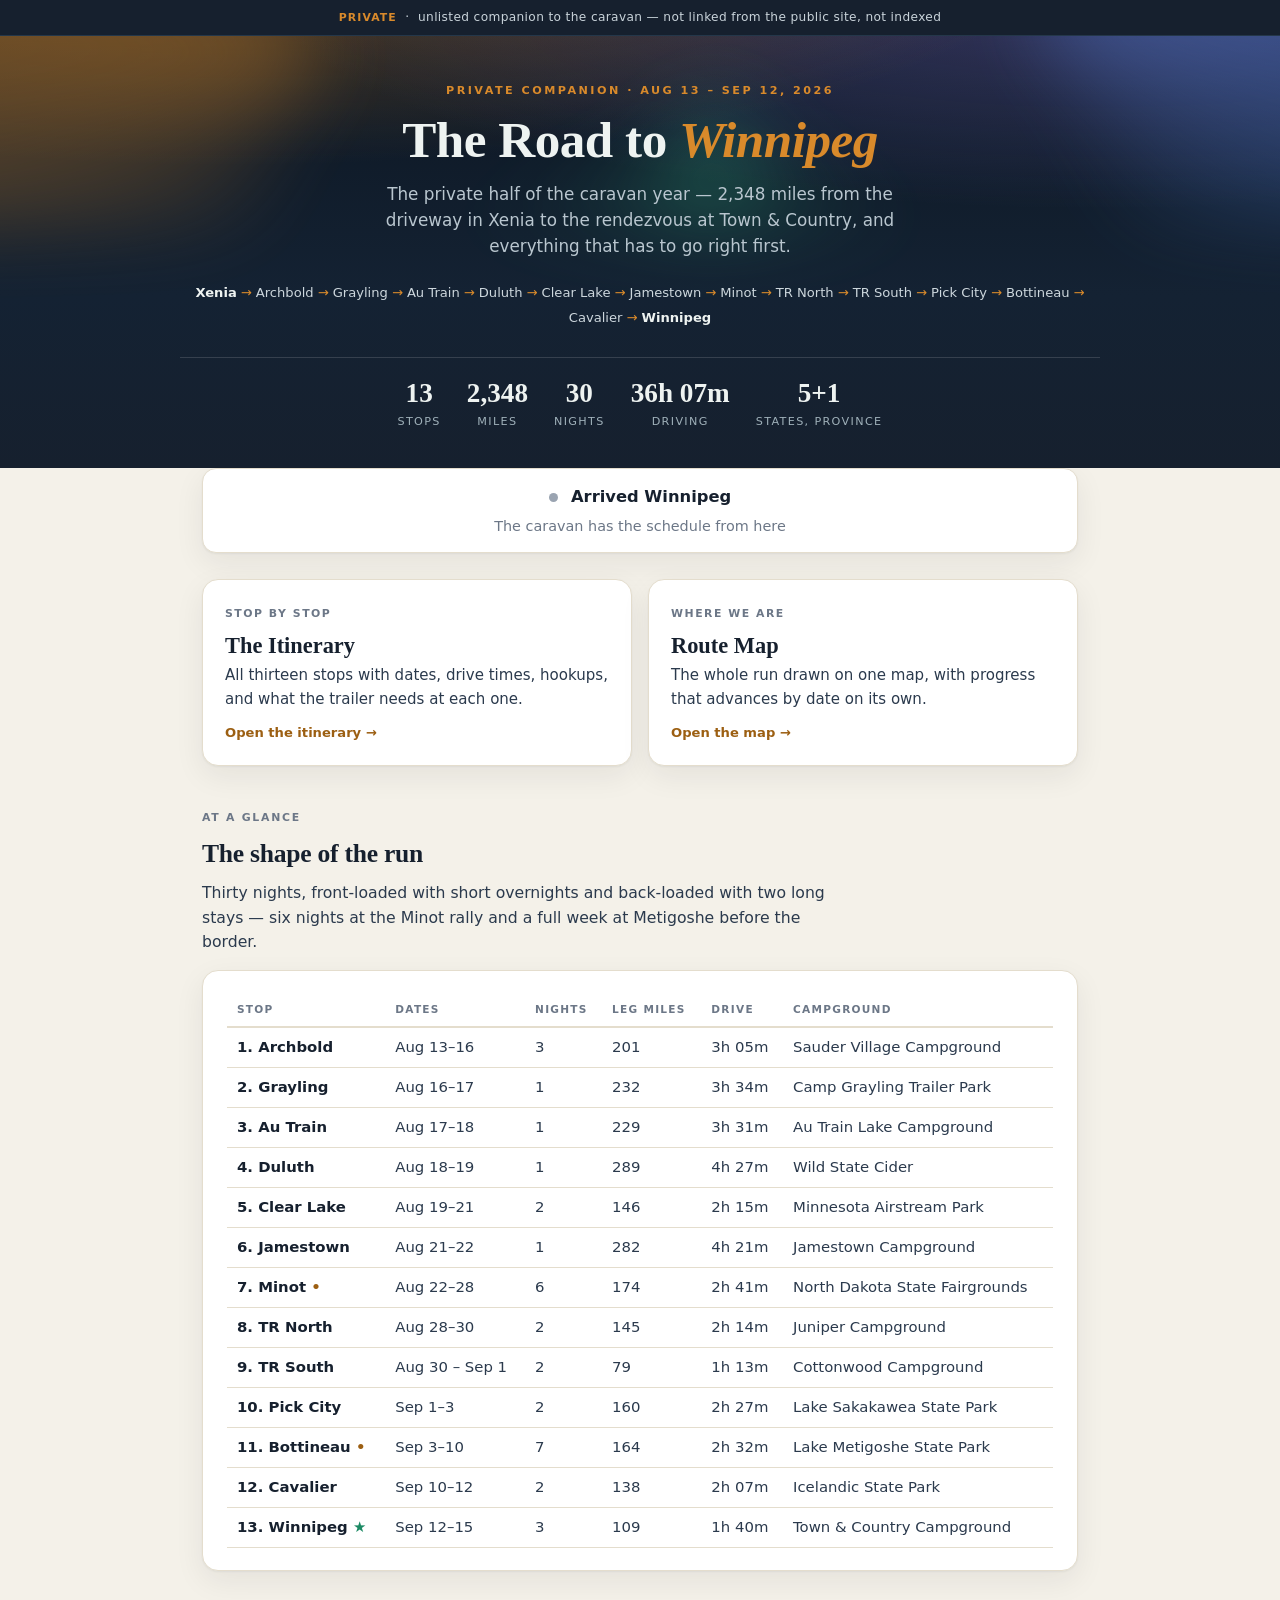
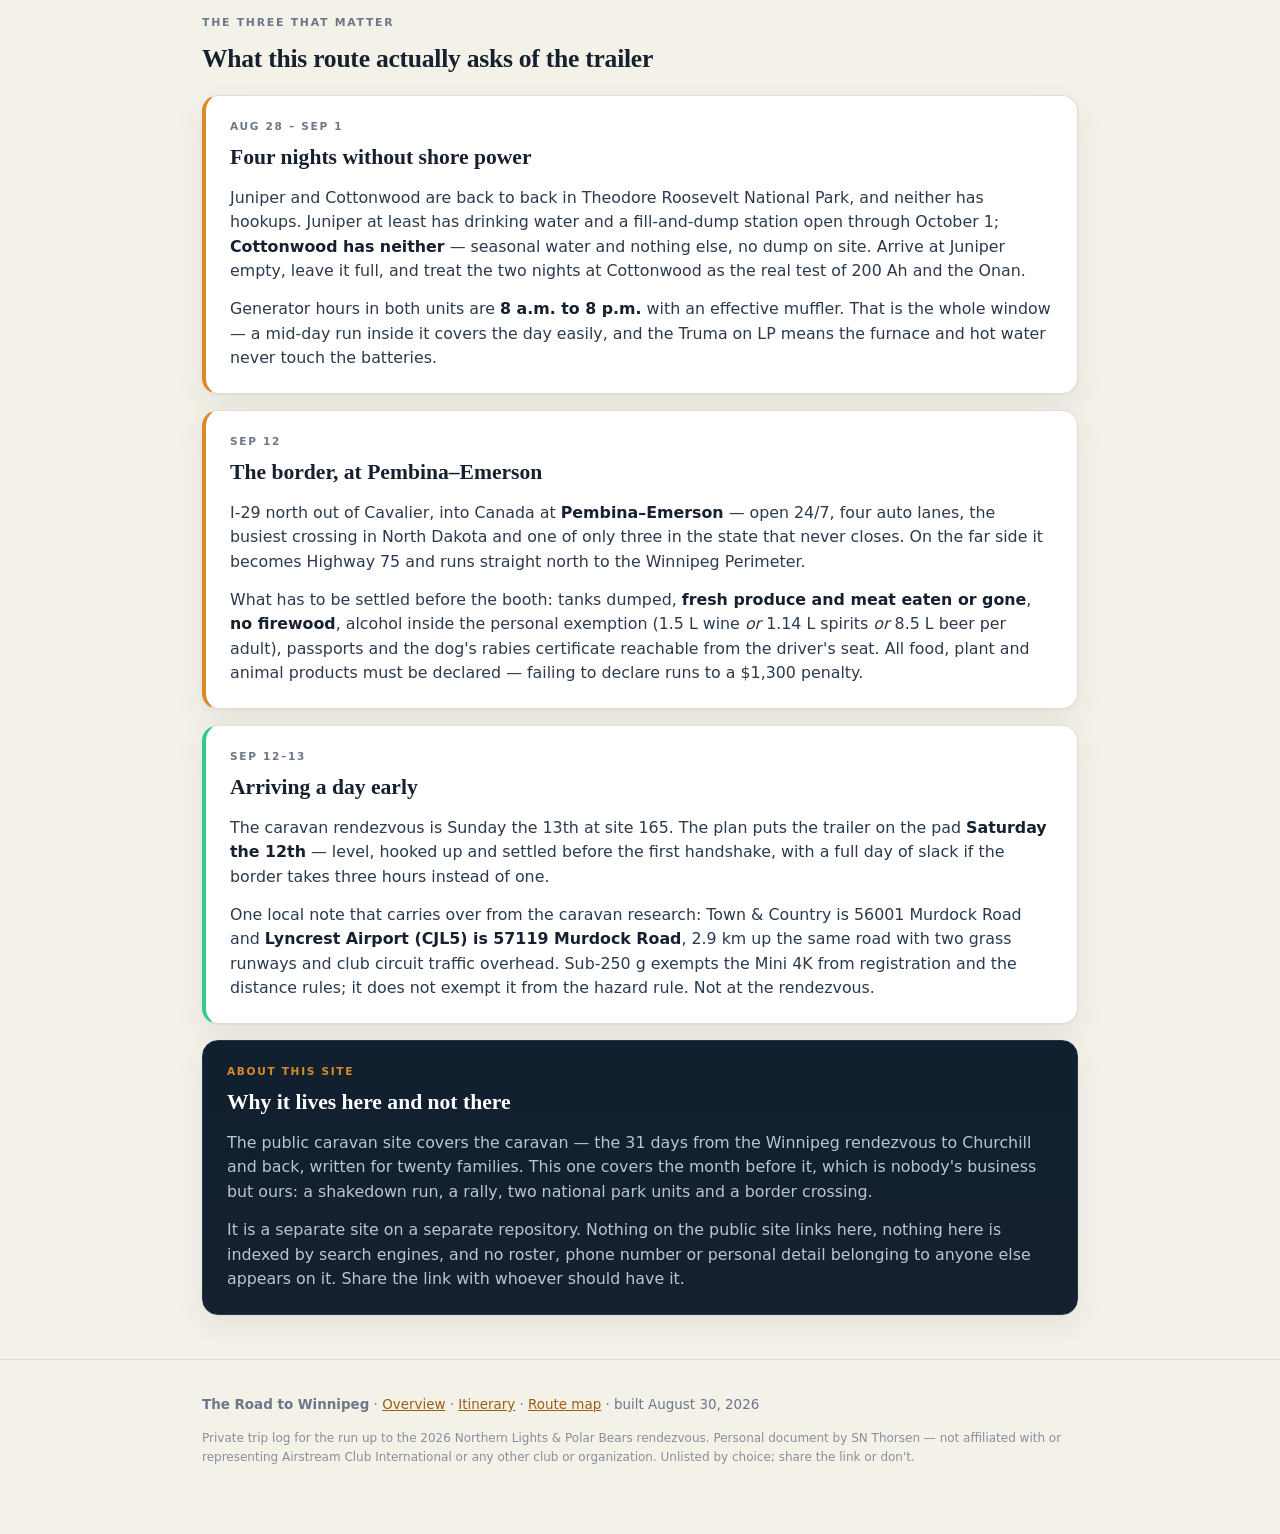
<file: index.html>
<!DOCTYPE html>
<html lang="en">
<head>
<meta charset="UTF-8" />
<meta name="viewport" content="width=device-width, initial-scale=1.0" />
<meta name="robots" content="noindex, nofollow, noarchive, nosnippet" />
<meta name="referrer" content="no-referrer" />
<title>The Road to Winnipeg — private trip log</title>
<link rel="stylesheet" href="assets/css/site.css" />
</head>
<body>
<div class="privacy"><b>Private</b> &nbsp;&middot;&nbsp; unlisted companion to the caravan &mdash; not linked from the public site, not indexed</div>
<header class="site-hero">
  <div class="aurora-band" aria-hidden="true"></div>
  <div class="wrap site-hero-inner">
    <p class="eyebrow">Private companion &middot; Aug 13 – Sep 12, 2026</p>
    <h1>The Road to <span class="amp">Winnipeg</span></h1>
    <p class="sub">The private half of the caravan year &mdash; 2,348 miles from the driveway in Xenia to the rendezvous at Town &amp; Country, and everything that has to go right first.</p>
    <div class="route-line"><b>Xenia</b> <span class="arr">&rarr;</span> Archbold <span class="arr">&rarr;</span> Grayling <span class="arr">&rarr;</span> Au Train <span class="arr">&rarr;</span> Duluth <span class="arr">&rarr;</span> Clear Lake <span class="arr">&rarr;</span> Jamestown <span class="arr">&rarr;</span> Minot <span class="arr">&rarr;</span> TR North <span class="arr">&rarr;</span> TR South <span class="arr">&rarr;</span> Pick City <span class="arr">&rarr;</span> Bottineau <span class="arr">&rarr;</span> Cavalier <span class="arr">&rarr;</span> <b>Winnipeg</b></div>
    <div class="stats">
      <div class="stat"><div class="n">13</div><div class="l">Stops</div></div>
      <div class="stat"><div class="n">2,348</div><div class="l">Miles</div></div>
      <div class="stat"><div class="n">30</div><div class="l">Nights</div></div>
      <div class="stat"><div class="n">36h 07m</div><div class="l">Driving</div></div>
      <div class="stat"><div class="n">5+1</div><div class="l">States, province</div></div>
    </div>
  </div>
</header>

<main class="wrap">
  <div id="trip-status" class="trip-status">Loading trip progress&hellip;</div>

  <div class="grid">
    <a class="card" href="itinerary/">
      <span class="kicker">Stop by stop</span>
      <h2>The Itinerary</h2>
      <p>All thirteen stops with dates, drive times, hookups, and what the trailer needs at each one.</p>
      <span class="go">Open the itinerary</span>
    </a>
    <a class="card" href="route-map/">
      <span class="kicker">Where we are</span>
      <h2>Route Map</h2>
      <p>The whole run drawn on one map, with progress that advances by date on its own.</p>
      <span class="go">Open the map</span>
    </a>
  </div>

  <div class="sec-head">
    <span class="kicker">At a glance</span>
    <h2>The shape of the run</h2>
    <p>Thirty nights, front-loaded with short overnights and back-loaded with two long stays &mdash;
       six nights at the Minot rally and a full week at Metigoshe before the border.</p>
  </div>

  <div class="panel">
    <div class="table-scroll">
    <table class="spec">
      <tr><th>Stop</th><th>Dates</th><th>Nights</th><th>Leg miles</th><th>Drive</th><th>Campground</th></tr>
      <tr data-arrive="2026-08-13" data-depart="2026-08-16"><td>1. Archbold</td><td>Aug 13–16</td><td>3</td><td>201</td><td>3h 05m</td><td>Sauder Village Campground</td></tr><tr data-arrive="2026-08-16" data-depart="2026-08-17"><td>2. Grayling</td><td>Aug 16–17</td><td>1</td><td>232</td><td>3h 34m</td><td>Camp Grayling Trailer Park</td></tr><tr data-arrive="2026-08-17" data-depart="2026-08-18"><td>3. Au Train</td><td>Aug 17–18</td><td>1</td><td>229</td><td>3h 31m</td><td>Au Train Lake Campground</td></tr><tr data-arrive="2026-08-18" data-depart="2026-08-19"><td>4. Duluth</td><td>Aug 18–19</td><td>1</td><td>289</td><td>4h 27m</td><td>Wild State Cider</td></tr><tr data-arrive="2026-08-19" data-depart="2026-08-21"><td>5. Clear Lake</td><td>Aug 19–21</td><td>2</td><td>146</td><td>2h 15m</td><td>Minnesota Airstream Park</td></tr><tr data-arrive="2026-08-21" data-depart="2026-08-22"><td>6. Jamestown</td><td>Aug 21–22</td><td>1</td><td>282</td><td>4h 21m</td><td>Jamestown Campground</td></tr><tr data-arrive="2026-08-22" data-depart="2026-08-28"><td>7. Minot <span style="color:var(--amber-deep);font-weight:700">&bull;</span></td><td>Aug 22–28</td><td>6</td><td>174</td><td>2h 41m</td><td>North Dakota State Fairgrounds</td></tr><tr data-arrive="2026-08-28" data-depart="2026-08-30"><td>8. TR North</td><td>Aug 28–30</td><td>2</td><td>145</td><td>2h 14m</td><td>Juniper Campground</td></tr><tr data-arrive="2026-08-30" data-depart="2026-09-01"><td>9. TR South</td><td>Aug 30 – Sep 1</td><td>2</td><td>79</td><td>1h 13m</td><td>Cottonwood Campground</td></tr><tr data-arrive="2026-09-01" data-depart="2026-09-03"><td>10. Pick City</td><td>Sep 1–3</td><td>2</td><td>160</td><td>2h 27m</td><td>Lake Sakakawea State Park</td></tr><tr data-arrive="2026-09-03" data-depart="2026-09-10"><td>11. Bottineau <span style="color:var(--amber-deep);font-weight:700">&bull;</span></td><td>Sep 3–10</td><td>7</td><td>164</td><td>2h 32m</td><td>Lake Metigoshe State Park</td></tr><tr data-arrive="2026-09-10" data-depart="2026-09-12"><td>12. Cavalier</td><td>Sep 10–12</td><td>2</td><td>138</td><td>2h 07m</td><td>Icelandic State Park</td></tr><tr data-arrive="2026-09-12" data-depart="2026-09-15"><td>13. Winnipeg <span style="color:var(--aurora-deep);font-weight:700">&#9733;</span></td><td>Sep 12–15</td><td>3</td><td>109</td><td>1h 40m</td><td>Town &amp; Country Campground</td></tr>
    </table>
    </div>
  </div>

  <div class="sec-head">
    <span class="kicker">The three that matter</span>
    <h2>What this route actually asks of the trailer</h2>
  </div>

  <div class="panel amber">
    <span class="kicker">Aug 28 – Sep 1</span>
    <h2>Four nights without shore power</h2>
    <p>Juniper and Cottonwood are back to back in Theodore Roosevelt National Park, and neither has hookups.
       Juniper at least has drinking water and a fill-and-dump station open through October 1;
       <strong>Cottonwood has neither</strong> &mdash; seasonal water and nothing else, no dump on site.
       Arrive at Juniper empty, leave it full, and treat the two nights at Cottonwood as the real test of
       200&nbsp;Ah and the Onan.</p>
    <p>Generator hours in both units are <strong>8&nbsp;a.m. to 8&nbsp;p.m.</strong> with an effective muffler.
       That is the whole window &mdash; a mid-day run inside it covers the day easily, and the Truma on LP
       means the furnace and hot water never touch the batteries.</p>
  </div>

  <div class="panel amber">
    <span class="kicker">Sep 12</span>
    <h2>The border, at Pembina–Emerson</h2>
    <p>I-29 north out of Cavalier, into Canada at <strong>Pembina&ndash;Emerson</strong> &mdash;
       open 24/7, four auto lanes, the busiest crossing in North Dakota and one of only three in the state
       that never closes. On the far side it becomes Highway 75 and runs straight north to the Winnipeg
       Perimeter.</p>
    <p>What has to be settled before the booth: tanks dumped, <strong>fresh produce and meat eaten or gone</strong>,
       <strong>no firewood</strong>, alcohol inside the personal exemption (1.5&nbsp;L wine <em>or</em> 1.14&nbsp;L spirits
       <em>or</em> 8.5&nbsp;L beer per adult), passports and the dog's rabies certificate reachable from the driver's seat.
       All food, plant and animal products must be declared &mdash; failing to declare runs to a $1,300 penalty.</p>
  </div>

  <div class="panel green">
    <span class="kicker">Sep 12–13</span>
    <h2>Arriving a day early</h2>
    <p>The caravan rendezvous is Sunday the 13th at site 165. The plan puts the trailer on the pad
       <strong>Saturday the 12th</strong> &mdash; level, hooked up and settled before the first handshake, with a full
       day of slack if the border takes three hours instead of one.</p>
    <p>One local note that carries over from the caravan research: Town &amp; Country is 56001 Murdock Road and
       <strong>Lyncrest Airport (CJL5) is 57119 Murdock Road</strong>, 2.9&nbsp;km up the same road with two grass
       runways and club circuit traffic overhead. Sub-250&nbsp;g exempts the Mini 4K from registration and the
       distance rules; it does not exempt it from the hazard rule. Not at the rendezvous.</p>
  </div>

  <div class="panel dark">
    <span class="kicker">About this site</span>
    <h2>Why it lives here and not there</h2>
    <p>The public caravan site covers the caravan &mdash; the 31 days from the Winnipeg rendezvous to Churchill
       and back, written for twenty families. This one covers the month before it, which is nobody's business
       but ours: a shakedown run, a rally, two national park units and a border crossing.</p>
    <p>It is a separate site on a separate repository. Nothing on the public site links here, nothing here is
       indexed by search engines, and no roster, phone number or personal detail belonging to anyone else
       appears on it. Share the link with whoever should have it.</p>
  </div>
</main>
<script>
var TRIP=[{"n":1,"name":"Sauder Village Campground","town":"Archbold","arrive":"2026-08-13","depart":"2026-08-16","lat":41.54048,"lon":-84.30134},{"n":2,"name":"Camp Grayling Trailer Park","town":"Grayling","arrive":"2026-08-16","depart":"2026-08-17","lat":44.63467,"lon":-84.77206},{"n":3,"name":"Au Train Lake Campground","town":"Au Train","arrive":"2026-08-17","depart":"2026-08-18","lat":46.3917,"lon":-86.8383},{"n":4,"name":"Wild State Cider","town":"Duluth","arrive":"2026-08-18","depart":"2026-08-19","lat":46.76286,"lon":-92.1302},{"n":5,"name":"Minnesota Airstream Park","town":"Clear Lake","arrive":"2026-08-19","depart":"2026-08-21","lat":45.45092,"lon":-93.9785},{"n":6,"name":"Jamestown Campground","town":"Jamestown","arrive":"2026-08-21","depart":"2026-08-22","lat":46.89123,"lon":-98.77689},{"n":7,"name":"North Dakota State Fairgrounds","town":"Minot","arrive":"2026-08-22","depart":"2026-08-28","lat":48.22936,"lon":-101.25601},{"n":8,"name":"Juniper Campground","town":"TR North","arrive":"2026-08-28","depart":"2026-08-30","lat":47.59524,"lon":-103.33324},{"n":9,"name":"Cottonwood Campground","town":"TR South","arrive":"2026-08-30","depart":"2026-09-01","lat":46.94846,"lon":-103.52811},{"n":10,"name":"Lake Sakakawea State Park","town":"Pick City","arrive":"2026-09-01","depart":"2026-09-03","lat":47.51959,"lon":-101.45399},{"n":11,"name":"Lake Metigoshe State Park","town":"Bottineau","arrive":"2026-09-03","depart":"2026-09-10","lat":48.98318,"lon":-100.33425},{"n":12,"name":"Icelandic State Park","town":"Cavalier","arrive":"2026-09-10","depart":"2026-09-12","lat":48.77263,"lon":-97.73952},{"n":13,"name":"Town &amp; Country Campground","town":"Winnipeg","arrive":"2026-09-12","depart":"2026-09-15","lat":49.82708,"lon":-96.97868}];
var TRIP_START="2026-08-13",TRIP_END="2026-09-12";

function tripDay(s){return new Date(s+"T12:00:00");}
function tripToday(){var n=new Date();return new Date(n.getFullYear(),n.getMonth(),n.getDate(),12,0,0);}
function tripState(){
  var t=tripToday(),start=tripDay(TRIP_START),end=tripDay(TRIP_END),MS=86400000;
  var cur=-1;
  for(var i=0;i<TRIP.length;i++){ if(tripDay(TRIP[i].arrive)<=t) cur=i; }
  var total=Math.round((end-start)/MS)+1;
  if(t<start) return {phase:"before",days:Math.round((start-t)/MS),total:total};
  if(t>end)   return {phase:"after",total:total};
  return {phase:"on",idx:cur,stop:TRIP[cur],day:Math.floor((t-start)/MS)+1,total:total};
}
function tripBanner(el){
  if(!el) return; var s=tripState();
  if(s.phase==="before"){
    el.innerHTML='<span class="tag-live soon"></span> Rolls out of Xenia in <b>'+s.days+
      ' day'+(s.days===1?'':'s')+'</b><span class="where">'+s.total+' days and 2,348 miles to the Winnipeg rendezvous</span>';
  } else if(s.phase==="after"){
    el.innerHTML='<span class="tag-live done"></span> <b>Arrived Winnipeg</b>'+
      '<span class="where">The caravan has the schedule from here</span>';
  } else {
    var leaving=tripDay(s.stop.depart), t=tripToday(), MS=86400000;
    var out=Math.round((leaving-t)/MS);
    var tail = out<=0 ? 'moving on today' : (out===1?'rolling on tomorrow':'here '+out+' more nights');
    el.innerHTML='<span class="tag-live on"></span> <b>Day '+s.day+' of '+s.total+'</b> &middot; parked at <b>'+
      s.stop.town+'</b><span class="where">Stop '+s.stop.n+' of 13 &middot; '+
      s.stop.name+' &middot; '+tail+'</span>';
  }
}

tripBanner(document.getElementById('trip-status'));
(function(){
  var t=tripToday();
  document.querySelectorAll('tr[data-arrive]').forEach(function(tr){
    var a=tripDay(tr.dataset.arrive), b=tripDay(tr.dataset.depart);
    if(t>=a && t<b) tr.classList.add('now');
  });
})();
</script>
<footer class="site-foot">
  <div class="wrap">
    <p><b>The Road to Winnipeg</b> &middot; <a href="index.html">Overview</a> &middot;
       <a href="itinerary/">Itinerary</a> &middot; <a href="route-map/">Route map</a>
       &middot; <span style="color:var(--stone)">built August 30, 2026</span></p>
    <p class="fine">Private trip log for the run up to the 2026 Northern Lights &amp; Polar Bears rendezvous.
      Personal document by SN Thorsen &mdash; not affiliated with or representing Airstream Club International
      or any other club or organization. Unlisted by choice; share the link or don't.</p>
  </div>
</footer>
</body>
</html>
</file>
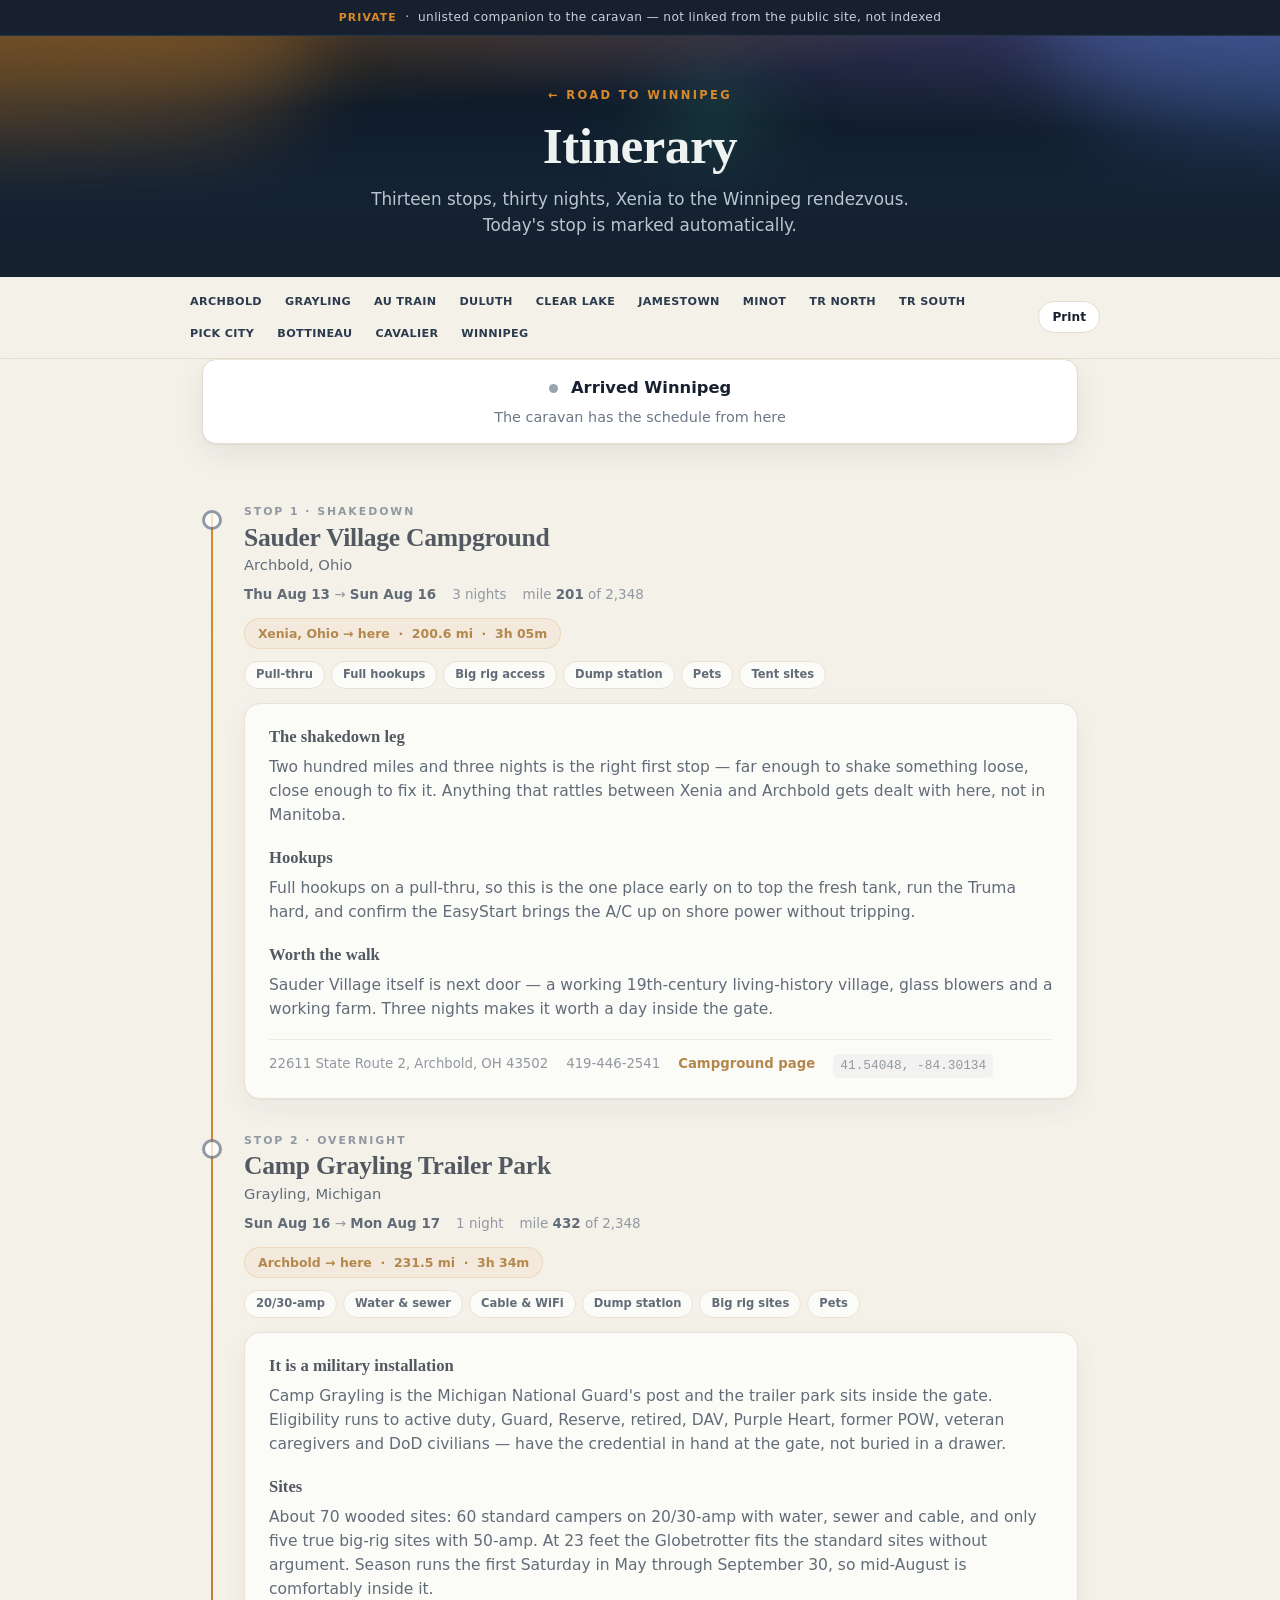
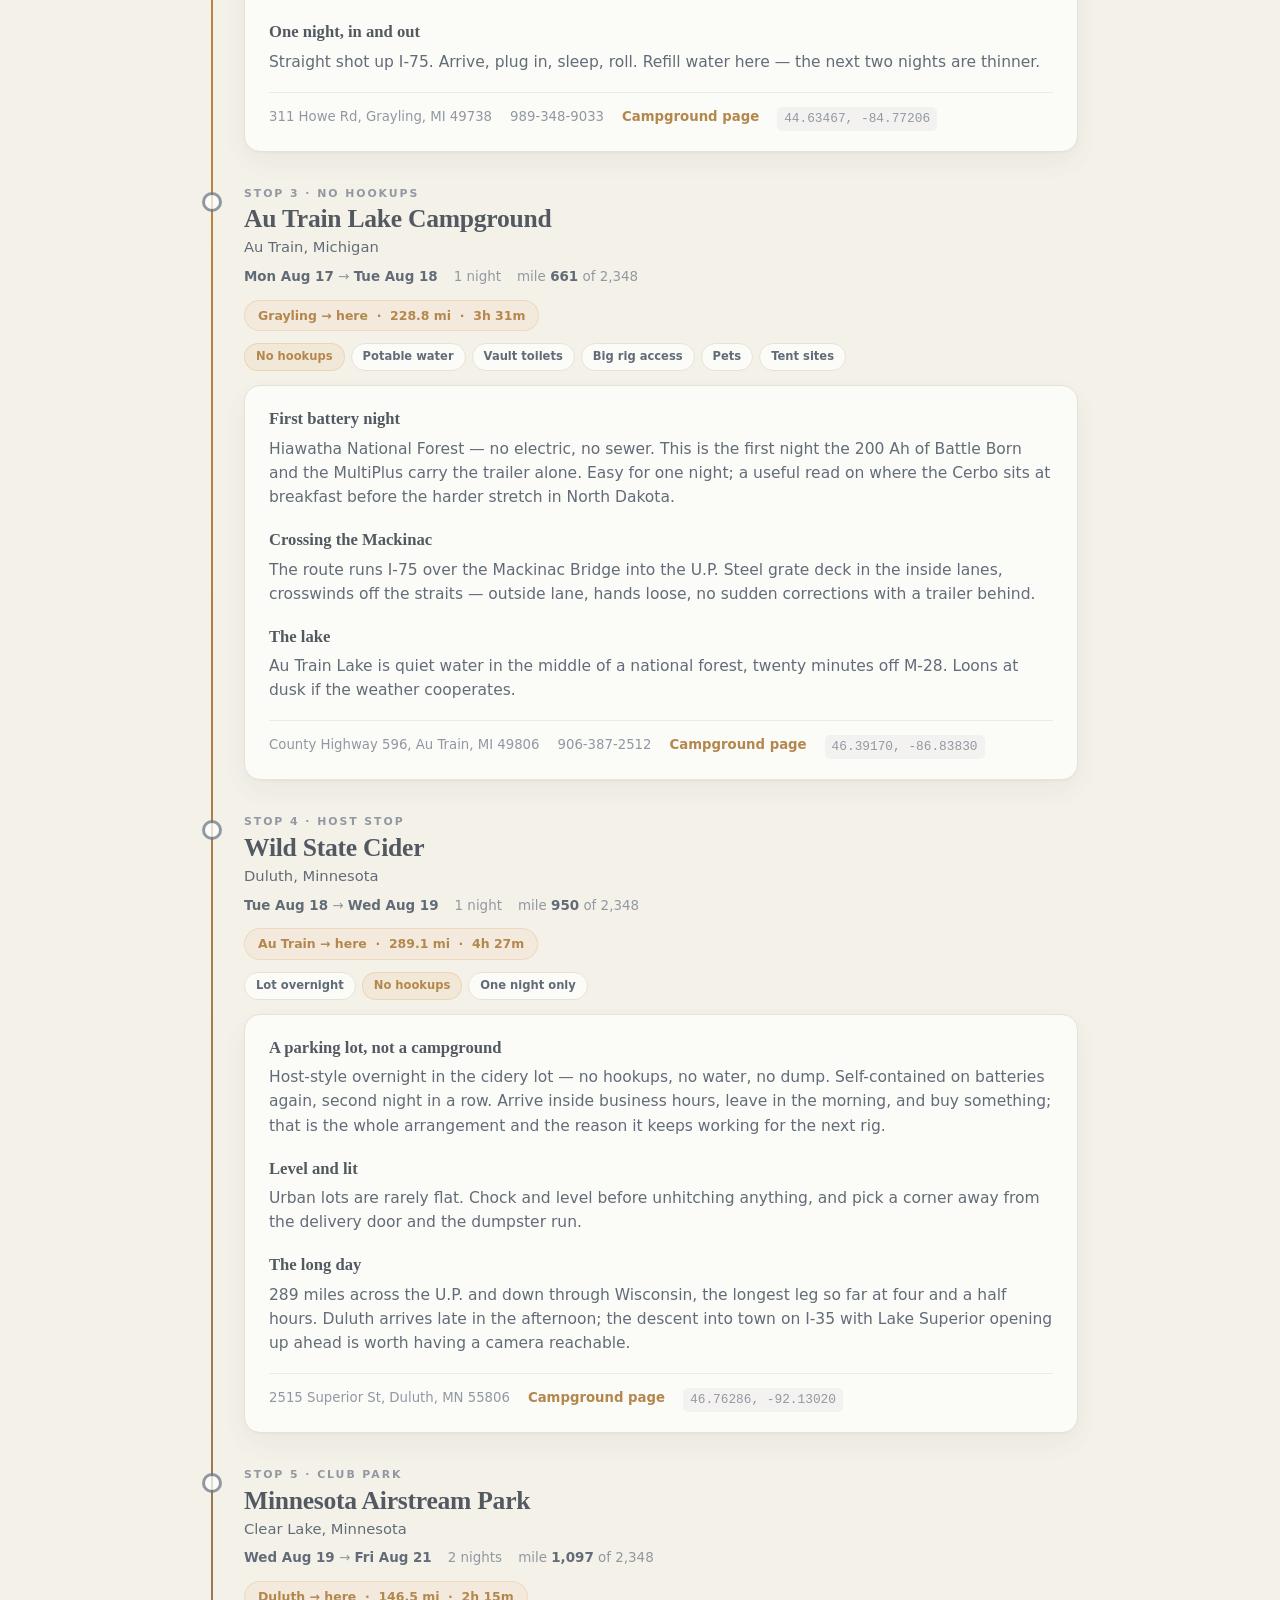
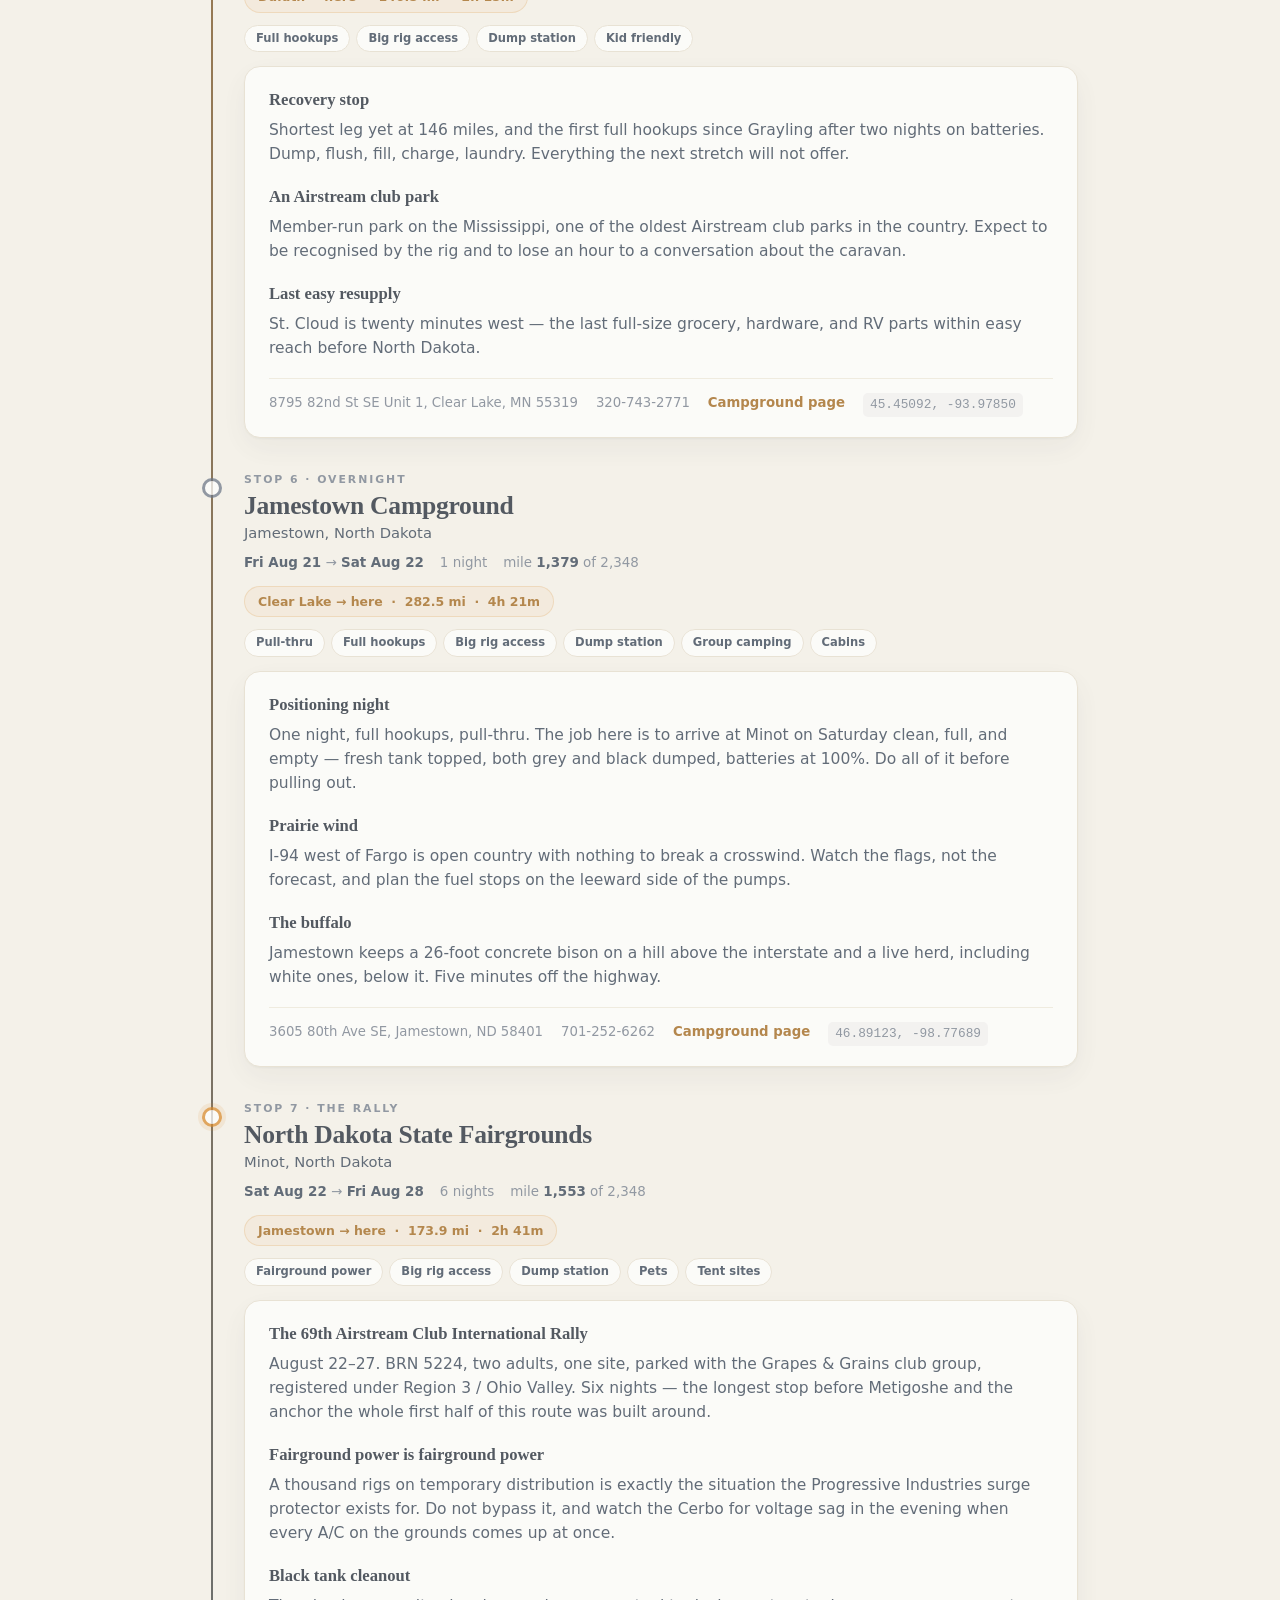
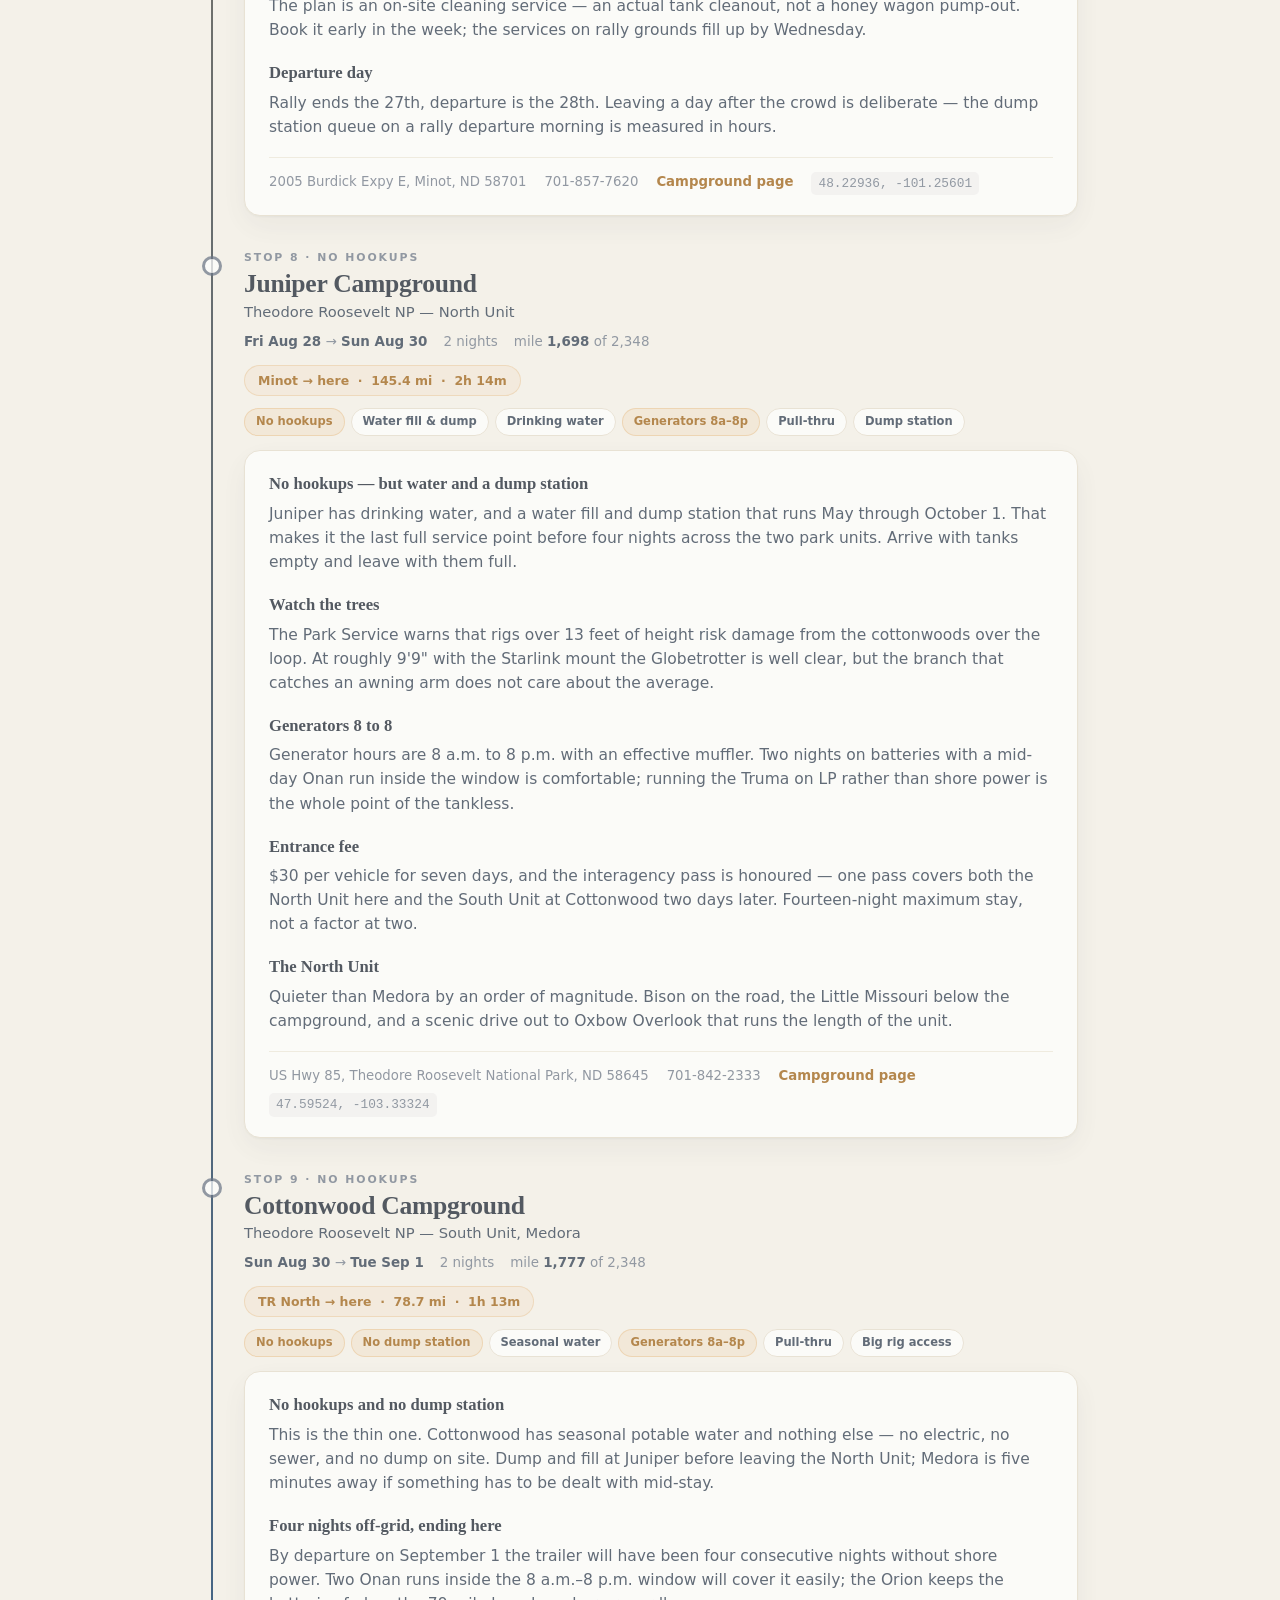
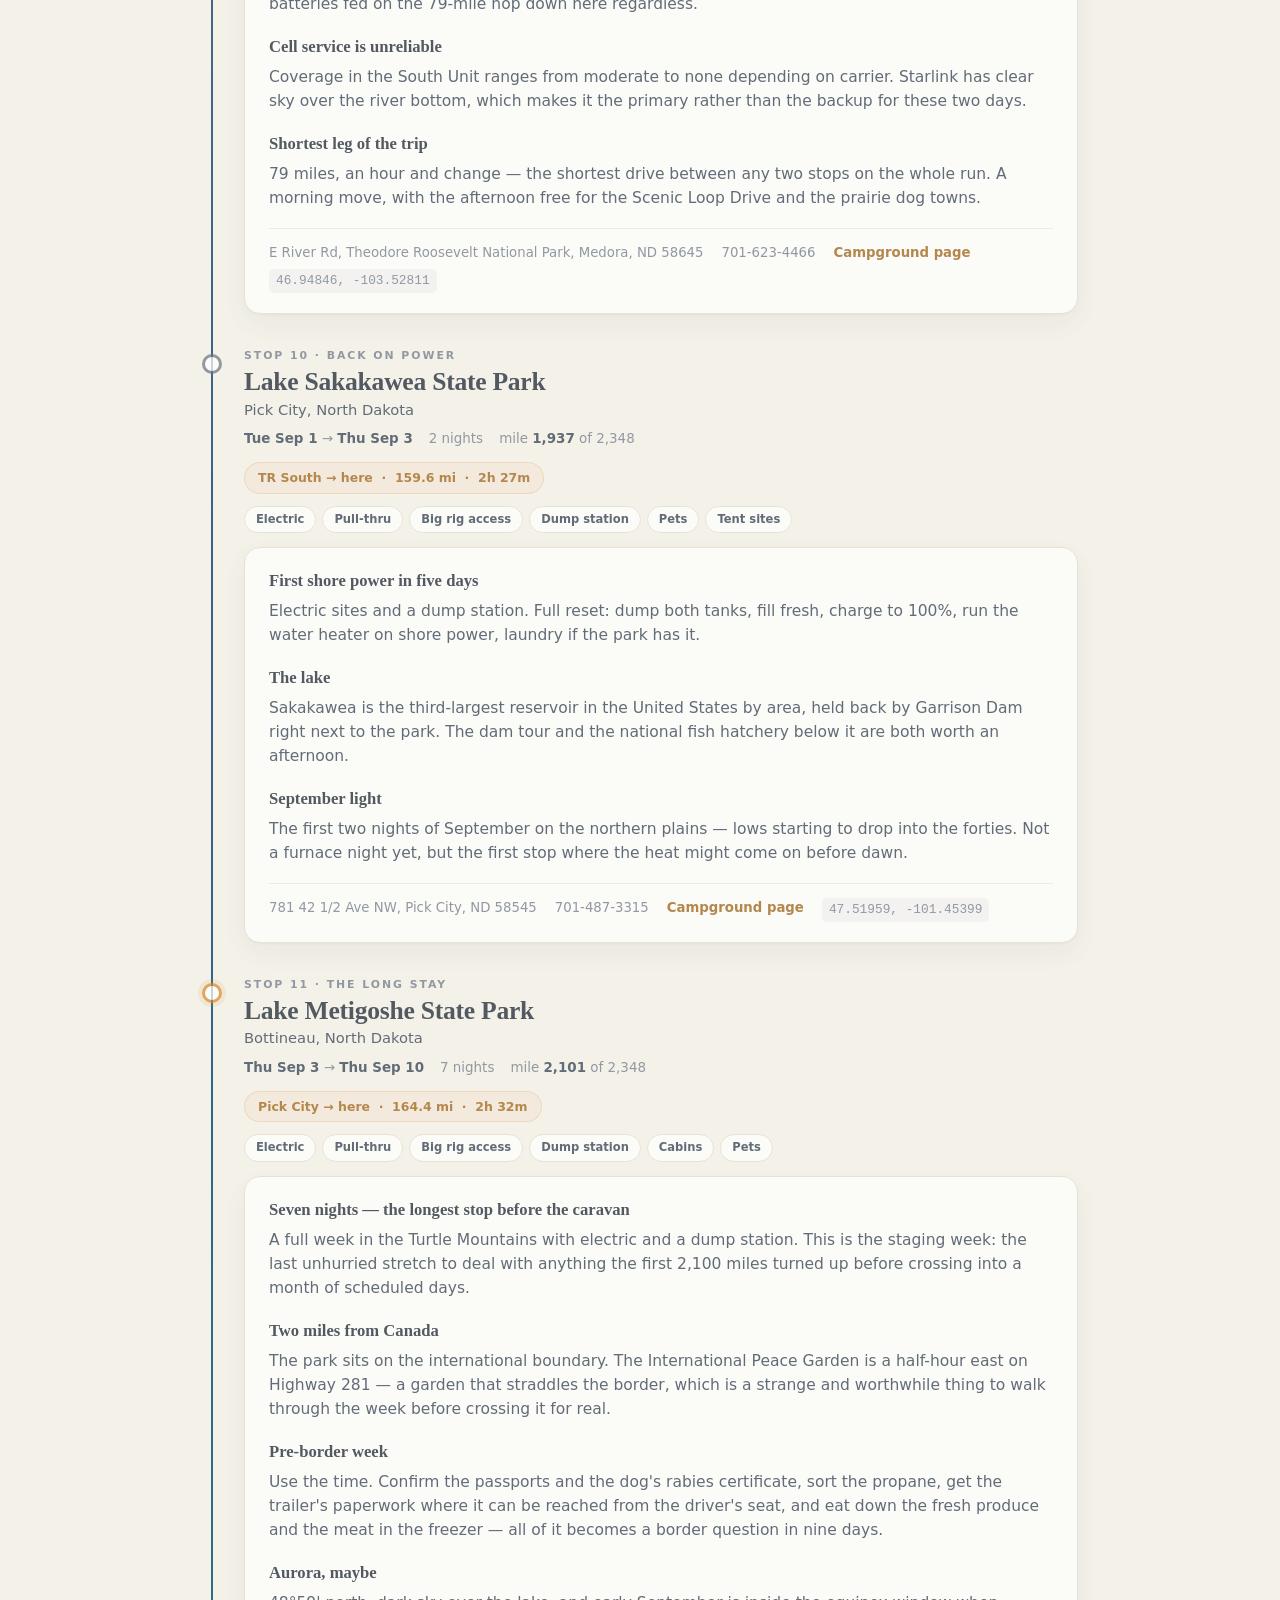
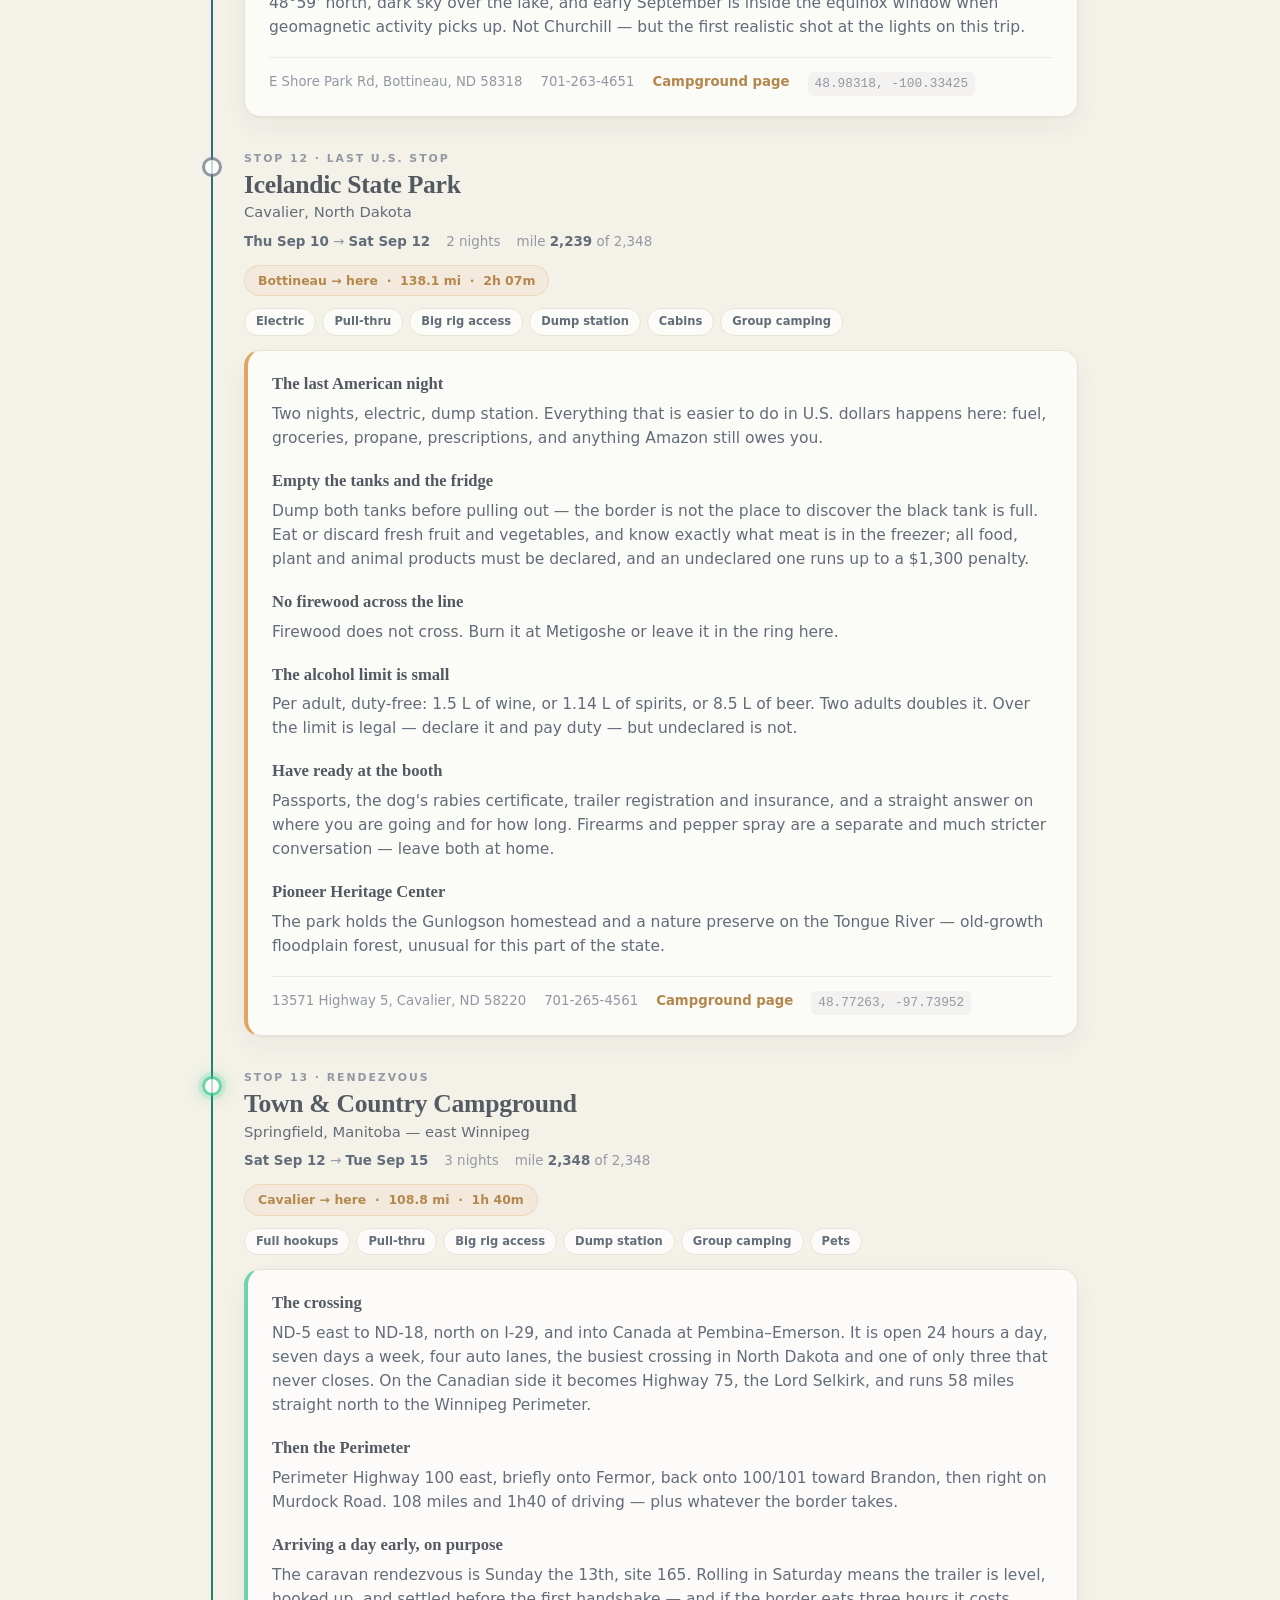
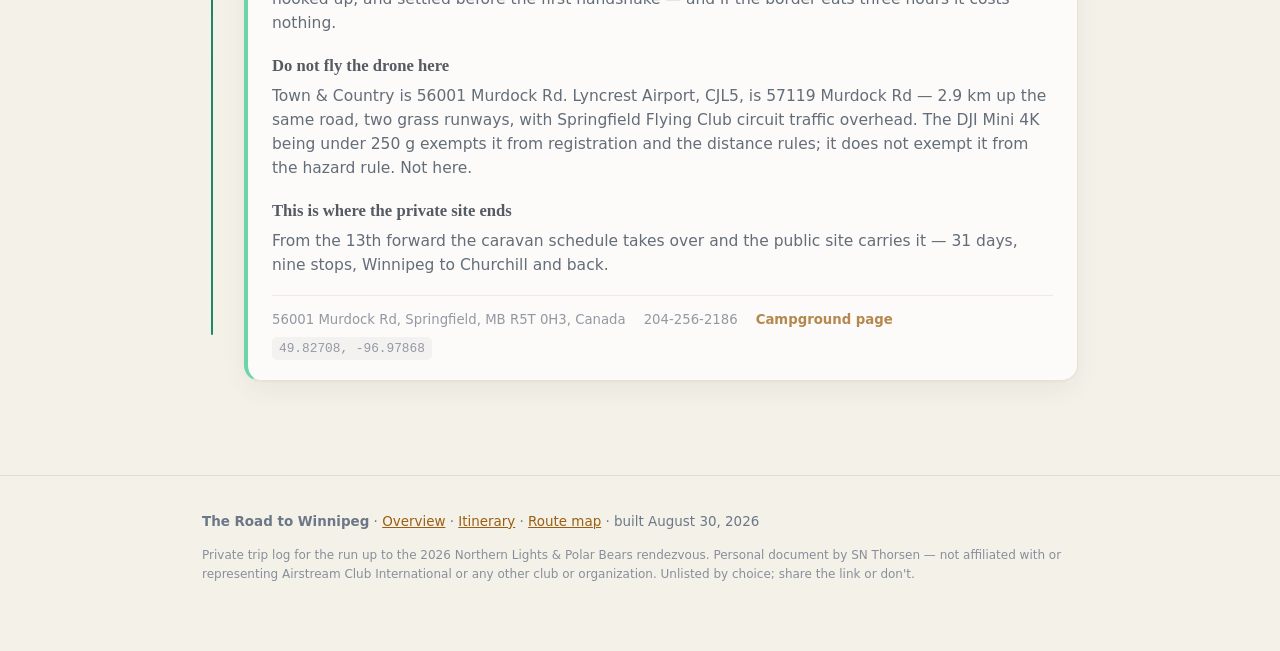
<file: itinerary/index.html>
<!DOCTYPE html>
<html lang="en">
<head>
<meta charset="UTF-8" />
<meta name="viewport" content="width=device-width, initial-scale=1.0" />
<meta name="robots" content="noindex, nofollow, noarchive, nosnippet" />
<meta name="referrer" content="no-referrer" />
<title>Itinerary — The Road to Winnipeg</title>
<link rel="stylesheet" href="../assets/css/site.css" />
</head>
<body>
<div class="privacy"><b>Private</b> &nbsp;&middot;&nbsp; unlisted companion to the caravan &mdash; not linked from the public site, not indexed</div>
<header class="site-hero">
  <div class="aurora-band" aria-hidden="true"></div>
  <div class="wrap site-hero-inner">
    <a class="home-link" href="../index.html">&larr; Road to Winnipeg</a>
    <h1>Itinerary</h1>
    <p class="sub">Thirteen stops, thirty nights, Xenia to the Winnipeg rendezvous. Today's stop is marked automatically.</p>
  </div>
</header>

<div class="controls">
  <div class="wrap controls-inner">
    <nav class="jump" id="jump"><a href="#s1" data-arrive="2026-08-13" data-depart="2026-08-16">Archbold</a><a href="#s2" data-arrive="2026-08-16" data-depart="2026-08-17">Grayling</a><a href="#s3" data-arrive="2026-08-17" data-depart="2026-08-18">Au Train</a><a href="#s4" data-arrive="2026-08-18" data-depart="2026-08-19">Duluth</a><a href="#s5" data-arrive="2026-08-19" data-depart="2026-08-21">Clear Lake</a><a href="#s6" data-arrive="2026-08-21" data-depart="2026-08-22">Jamestown</a><a href="#s7" data-arrive="2026-08-22" data-depart="2026-08-28">Minot</a><a href="#s8" data-arrive="2026-08-28" data-depart="2026-08-30">TR North</a><a href="#s9" data-arrive="2026-08-30" data-depart="2026-09-01">TR South</a><a href="#s10" data-arrive="2026-09-01" data-depart="2026-09-03">Pick City</a><a href="#s11" data-arrive="2026-09-03" data-depart="2026-09-10">Bottineau</a><a href="#s12" data-arrive="2026-09-10" data-depart="2026-09-12">Cavalier</a><a href="#s13" data-arrive="2026-09-12" data-depart="2026-09-15">Winnipeg</a></nav>
    <button class="btn" onclick="window.print()">Print</button>
  </div>
</div>

<main class="wrap">
  <div id="trip-status" class="trip-status">Loading trip progress&hellip;</div>
  <div class="route">
<article class="leg" id="s1"
         data-arrive="2026-08-13" data-depart="2026-08-16">
  <span class="node" aria-hidden="true"></span>
  <div class="leg-head">
    <div class="leg-eyebrow">Stop 1 &middot; Shakedown<span class="now"></span></div>
    <h2 class="leg-town">Sauder Village Campground</h2>
    <p class="leg-place">Archbold, Ohio</p>
    <div class="leg-meta">
      <span><b>Thu Aug 13</b> &rarr; <b>Sun Aug 16</b></span>
      <span>3 nights</span>
      <span>mile <b>201</b> of 2,348</span>
    </div>
  </div>
  <div class="drive">Xenia, Ohio &rarr; here &nbsp;&middot;&nbsp; 200.6 mi &nbsp;&middot;&nbsp; 3h 05m</div>
  <div class="pill-row"><span class="pill">Pull-thru</span><span class="pill">Full hookups</span><span class="pill">Big rig access</span><span class="pill">Dump station</span><span class="pill">Pets</span><span class="pill">Tent sites</span></div>
  <div class="leg-body">
    <h3>The shakedown leg</h3><p>Two hundred miles and three nights is the right first stop — far enough to shake something loose, close enough to fix it. Anything that rattles between Xenia and Archbold gets dealt with here, not in Manitoba.</p><h3>Hookups</h3><p>Full hookups on a pull-thru, so this is the one place early on to top the fresh tank, run the Truma hard, and confirm the EasyStart brings the A/C up on shore power without tripping.</p><h3>Worth the walk</h3><p>Sauder Village itself is next door — a working 19th-century living-history village, glass blowers and a working farm. Three nights makes it worth a day inside the gate.</p>
    <div class="leg-foot">
      <span>22611 State Route 2, Archbold, OH 43502</span>
      <span>419-446-2541</span><a href="https://saudervillage.org/stay/sauder-village-campground/camper-rv-sites" target="_blank" rel="noopener noreferrer">Campground page</a><span class="coords">41.54048, -84.30134</span>
    </div>
  </div>
</article>
<article class="leg" id="s2"
         data-arrive="2026-08-16" data-depart="2026-08-17">
  <span class="node" aria-hidden="true"></span>
  <div class="leg-head">
    <div class="leg-eyebrow">Stop 2 &middot; Overnight<span class="now"></span></div>
    <h2 class="leg-town">Camp Grayling Trailer Park</h2>
    <p class="leg-place">Grayling, Michigan</p>
    <div class="leg-meta">
      <span><b>Sun Aug 16</b> &rarr; <b>Mon Aug 17</b></span>
      <span>1 night</span>
      <span>mile <b>432</b> of 2,348</span>
    </div>
  </div>
  <div class="drive">Archbold &rarr; here &nbsp;&middot;&nbsp; 231.5 mi &nbsp;&middot;&nbsp; 3h 34m</div>
  <div class="pill-row"><span class="pill">20/30-amp</span><span class="pill">Water & sewer</span><span class="pill">Cable & WiFi</span><span class="pill">Dump station</span><span class="pill">Big rig sites</span><span class="pill">Pets</span></div>
  <div class="leg-body">
    <h3>It is a military installation</h3><p>Camp Grayling is the Michigan National Guard's post and the trailer park sits inside the gate. Eligibility runs to active duty, Guard, Reserve, retired, DAV, Purple Heart, former POW, veteran caregivers and DoD civilians — have the credential in hand at the gate, not buried in a drawer.</p><h3>Sites</h3><p>About 70 wooded sites: 60 standard campers on 20/30-amp with water, sewer and cable, and only five true big-rig sites with 50-amp. At 23 feet the Globetrotter fits the standard sites without argument. Season runs the first Saturday in May through September 30, so mid-August is comfortably inside it.</p><h3>One night, in and out</h3><p>Straight shot up I-75. Arrive, plug in, sleep, roll. Refill water here — the next two nights are thinner.</p>
    <div class="leg-foot">
      <span>311 Howe Rd, Grayling, MI 49738</span>
      <span>989-348-9033</span><a href="https://www.minationalguard.com/camp-grayling/camp-grayling-mwr/" target="_blank" rel="noopener noreferrer">Campground page</a><span class="coords">44.63467, -84.77206</span>
    </div>
  </div>
</article>
<article class="leg" id="s3"
         data-arrive="2026-08-17" data-depart="2026-08-18">
  <span class="node" aria-hidden="true"></span>
  <div class="leg-head">
    <div class="leg-eyebrow">Stop 3 &middot; No hookups<span class="now"></span></div>
    <h2 class="leg-town">Au Train Lake Campground</h2>
    <p class="leg-place">Au Train, Michigan</p>
    <div class="leg-meta">
      <span><b>Mon Aug 17</b> &rarr; <b>Tue Aug 18</b></span>
      <span>1 night</span>
      <span>mile <b>661</b> of 2,348</span>
    </div>
  </div>
  <div class="drive">Grayling &rarr; here &nbsp;&middot;&nbsp; 228.8 mi &nbsp;&middot;&nbsp; 3h 31m</div>
  <div class="pill-row"><span class="pill warn">No hookups</span><span class="pill">Potable water</span><span class="pill">Vault toilets</span><span class="pill">Big rig access</span><span class="pill">Pets</span><span class="pill">Tent sites</span></div>
  <div class="leg-body">
    <h3>First battery night</h3><p>Hiawatha National Forest — no electric, no sewer. This is the first night the 200 Ah of Battle Born and the MultiPlus carry the trailer alone. Easy for one night; a useful read on where the Cerbo sits at breakfast before the harder stretch in North Dakota.</p><h3>Crossing the Mackinac</h3><p>The route runs I-75 over the Mackinac Bridge into the U.P. Steel grate deck in the inside lanes, crosswinds off the straits — outside lane, hands loose, no sudden corrections with a trailer behind.</p><h3>The lake</h3><p>Au Train Lake is quiet water in the middle of a national forest, twenty minutes off M-28. Loons at dusk if the weather cooperates.</p>
    <div class="leg-foot">
      <span>County Highway 596, Au Train, MI 49806</span>
      <span>906-387-2512</span><a href="https://www.recreation.gov/camping/autrain-lake-campground/r/campgroundDetails.do?contractCode=NRSO&parkId=72064" target="_blank" rel="noopener noreferrer">Campground page</a><span class="coords">46.39170, -86.83830</span>
    </div>
  </div>
</article>
<article class="leg" id="s4"
         data-arrive="2026-08-18" data-depart="2026-08-19">
  <span class="node" aria-hidden="true"></span>
  <div class="leg-head">
    <div class="leg-eyebrow">Stop 4 &middot; Host stop<span class="now"></span></div>
    <h2 class="leg-town">Wild State Cider</h2>
    <p class="leg-place">Duluth, Minnesota</p>
    <div class="leg-meta">
      <span><b>Tue Aug 18</b> &rarr; <b>Wed Aug 19</b></span>
      <span>1 night</span>
      <span>mile <b>950</b> of 2,348</span>
    </div>
  </div>
  <div class="drive">Au Train &rarr; here &nbsp;&middot;&nbsp; 289.1 mi &nbsp;&middot;&nbsp; 4h 27m</div>
  <div class="pill-row"><span class="pill">Lot overnight</span><span class="pill warn">No hookups</span><span class="pill">One night only</span></div>
  <div class="leg-body">
    <h3>A parking lot, not a campground</h3><p>Host-style overnight in the cidery lot — no hookups, no water, no dump. Self-contained on batteries again, second night in a row. Arrive inside business hours, leave in the morning, and buy something; that is the whole arrangement and the reason it keeps working for the next rig.</p><h3>Level and lit</h3><p>Urban lots are rarely flat. Chock and level before unhitching anything, and pick a corner away from the delivery door and the dumpster run.</p><h3>The long day</h3><p>289 miles across the U.P. and down through Wisconsin, the longest leg so far at four and a half hours. Duluth arrives late in the afternoon; the descent into town on I-35 with Lake Superior opening up ahead is worth having a camera reachable.</p>
    <div class="leg-foot">
      <span>2515 Superior St, Duluth, MN 55806</span>
      <a href="https://wildstatecider.com/" target="_blank" rel="noopener noreferrer">Campground page</a><span class="coords">46.76286, -92.13020</span>
    </div>
  </div>
</article>
<article class="leg" id="s5"
         data-arrive="2026-08-19" data-depart="2026-08-21">
  <span class="node" aria-hidden="true"></span>
  <div class="leg-head">
    <div class="leg-eyebrow">Stop 5 &middot; Club park<span class="now"></span></div>
    <h2 class="leg-town">Minnesota Airstream Park</h2>
    <p class="leg-place">Clear Lake, Minnesota</p>
    <div class="leg-meta">
      <span><b>Wed Aug 19</b> &rarr; <b>Fri Aug 21</b></span>
      <span>2 nights</span>
      <span>mile <b>1,097</b> of 2,348</span>
    </div>
  </div>
  <div class="drive">Duluth &rarr; here &nbsp;&middot;&nbsp; 146.5 mi &nbsp;&middot;&nbsp; 2h 15m</div>
  <div class="pill-row"><span class="pill">Full hookups</span><span class="pill">Big rig access</span><span class="pill">Dump station</span><span class="pill">Kid friendly</span></div>
  <div class="leg-body">
    <h3>Recovery stop</h3><p>Shortest leg yet at 146 miles, and the first full hookups since Grayling after two nights on batteries. Dump, flush, fill, charge, laundry. Everything the next stretch will not offer.</p><h3>An Airstream club park</h3><p>Member-run park on the Mississippi, one of the oldest Airstream club parks in the country. Expect to be recognised by the rig and to lose an hour to a conversation about the caravan.</p><h3>Last easy resupply</h3><p>St. Cloud is twenty minutes west — the last full-size grocery, hardware, and RV parts within easy reach before North Dakota.</p>
    <div class="leg-foot">
      <span>8795 82nd St SE Unit 1, Clear Lake, MN 55319</span>
      <span>320-743-2771</span><a href="https://www.airstreampark.com/" target="_blank" rel="noopener noreferrer">Campground page</a><span class="coords">45.45092, -93.97850</span>
    </div>
  </div>
</article>
<article class="leg" id="s6"
         data-arrive="2026-08-21" data-depart="2026-08-22">
  <span class="node" aria-hidden="true"></span>
  <div class="leg-head">
    <div class="leg-eyebrow">Stop 6 &middot; Overnight<span class="now"></span></div>
    <h2 class="leg-town">Jamestown Campground</h2>
    <p class="leg-place">Jamestown, North Dakota</p>
    <div class="leg-meta">
      <span><b>Fri Aug 21</b> &rarr; <b>Sat Aug 22</b></span>
      <span>1 night</span>
      <span>mile <b>1,379</b> of 2,348</span>
    </div>
  </div>
  <div class="drive">Clear Lake &rarr; here &nbsp;&middot;&nbsp; 282.5 mi &nbsp;&middot;&nbsp; 4h 21m</div>
  <div class="pill-row"><span class="pill">Pull-thru</span><span class="pill">Full hookups</span><span class="pill">Big rig access</span><span class="pill">Dump station</span><span class="pill">Group camping</span><span class="pill">Cabins</span></div>
  <div class="leg-body">
    <h3>Positioning night</h3><p>One night, full hookups, pull-thru. The job here is to arrive at Minot on Saturday clean, full, and empty — fresh tank topped, both grey and black dumped, batteries at 100%. Do all of it before pulling out.</p><h3>Prairie wind</h3><p>I-94 west of Fargo is open country with nothing to break a crosswind. Watch the flags, not the forecast, and plan the fuel stops on the leeward side of the pumps.</p><h3>The buffalo</h3><p>Jamestown keeps a 26-foot concrete bison on a hill above the interstate and a live herd, including white ones, below it. Five minutes off the highway.</p>
    <div class="leg-foot">
      <span>3605 80th Ave SE, Jamestown, ND 58401</span>
      <span>701-252-6262</span><a href="https://jamestowncampground.com" target="_blank" rel="noopener noreferrer">Campground page</a><span class="coords">46.89123, -98.77689</span>
    </div>
  </div>
</article>
<article class="leg is-highlight" id="s7"
         data-arrive="2026-08-22" data-depart="2026-08-28">
  <span class="node" aria-hidden="true"></span>
  <div class="leg-head">
    <div class="leg-eyebrow">Stop 7 &middot; The Rally<span class="now"></span></div>
    <h2 class="leg-town">North Dakota State Fairgrounds</h2>
    <p class="leg-place">Minot, North Dakota</p>
    <div class="leg-meta">
      <span><b>Sat Aug 22</b> &rarr; <b>Fri Aug 28</b></span>
      <span>6 nights</span>
      <span>mile <b>1,553</b> of 2,348</span>
    </div>
  </div>
  <div class="drive">Jamestown &rarr; here &nbsp;&middot;&nbsp; 173.9 mi &nbsp;&middot;&nbsp; 2h 41m</div>
  <div class="pill-row"><span class="pill">Fairground power</span><span class="pill">Big rig access</span><span class="pill">Dump station</span><span class="pill">Pets</span><span class="pill">Tent sites</span></div>
  <div class="leg-body">
    <h3>The 69th Airstream Club International Rally</h3><p>August 22–27. BRN 5224, two adults, one site, parked with the Grapes &amp; Grains club group, registered under Region 3 / Ohio Valley. Six nights — the longest stop before Metigoshe and the anchor the whole first half of this route was built around.</p><h3>Fairground power is fairground power</h3><p>A thousand rigs on temporary distribution is exactly the situation the Progressive Industries surge protector exists for. Do not bypass it, and watch the Cerbo for voltage sag in the evening when every A/C on the grounds comes up at once.</p><h3>Black tank cleanout</h3><p>The plan is an on-site cleaning service — an actual tank cleanout, not a honey wagon pump-out. Book it early in the week; the services on rally grounds fill up by Wednesday.</p><h3>Departure day</h3><p>Rally ends the 27th, departure is the 28th. Leaving a day after the crowd is deliberate — the dump station queue on a rally departure morning is measured in hours.</p>
    <div class="leg-foot">
      <span>2005 Burdick Expy E, Minot, ND 58701</span>
      <span>701-857-7620</span><a href="http://www.ndstatefair.com/lodging/" target="_blank" rel="noopener noreferrer">Campground page</a><span class="coords">48.22936, -101.25601</span>
    </div>
  </div>
</article>
<article class="leg" id="s8"
         data-arrive="2026-08-28" data-depart="2026-08-30">
  <span class="node" aria-hidden="true"></span>
  <div class="leg-head">
    <div class="leg-eyebrow">Stop 8 &middot; No hookups<span class="now"></span></div>
    <h2 class="leg-town">Juniper Campground</h2>
    <p class="leg-place">Theodore Roosevelt NP — North Unit</p>
    <div class="leg-meta">
      <span><b>Fri Aug 28</b> &rarr; <b>Sun Aug 30</b></span>
      <span>2 nights</span>
      <span>mile <b>1,698</b> of 2,348</span>
    </div>
  </div>
  <div class="drive">Minot &rarr; here &nbsp;&middot;&nbsp; 145.4 mi &nbsp;&middot;&nbsp; 2h 14m</div>
  <div class="pill-row"><span class="pill warn">No hookups</span><span class="pill">Water fill & dump</span><span class="pill">Drinking water</span><span class="pill warn">Generators 8a–8p</span><span class="pill">Pull-thru</span><span class="pill">Dump station</span></div>
  <div class="leg-body">
    <h3>No hookups — but water and a dump station</h3><p>Juniper has drinking water, and a water fill and dump station that runs May through October 1. That makes it the last full service point before four nights across the two park units. Arrive with tanks empty and leave with them full.</p><h3>Watch the trees</h3><p>The Park Service warns that rigs over 13 feet of height risk damage from the cottonwoods over the loop. At roughly 9'9" with the Starlink mount the Globetrotter is well clear, but the branch that catches an awning arm does not care about the average.</p><h3>Generators 8 to 8</h3><p>Generator hours are 8 a.m. to 8 p.m. with an effective muffler. Two nights on batteries with a mid-day Onan run inside the window is comfortable; running the Truma on LP rather than shore power is the whole point of the tankless.</p><h3>Entrance fee</h3><p>$30 per vehicle for seven days, and the interagency pass is honoured — one pass covers both the North Unit here and the South Unit at Cottonwood two days later. Fourteen-night maximum stay, not a factor at two.</p><h3>The North Unit</h3><p>Quieter than Medora by an order of magnitude. Bison on the road, the Little Missouri below the campground, and a scenic drive out to Oxbow Overlook that runs the length of the unit.</p>
    <div class="leg-foot">
      <span>US Hwy 85, Theodore Roosevelt National Park, ND 58645</span>
      <span>701-842-2333</span><a href="https://www.nps.gov/thro/planyourvisit/juniper-campground.htm" target="_blank" rel="noopener noreferrer">Campground page</a><span class="coords">47.59524, -103.33324</span>
    </div>
  </div>
</article>
<article class="leg" id="s9"
         data-arrive="2026-08-30" data-depart="2026-09-01">
  <span class="node" aria-hidden="true"></span>
  <div class="leg-head">
    <div class="leg-eyebrow">Stop 9 &middot; No hookups<span class="now"></span></div>
    <h2 class="leg-town">Cottonwood Campground</h2>
    <p class="leg-place">Theodore Roosevelt NP — South Unit, Medora</p>
    <div class="leg-meta">
      <span><b>Sun Aug 30</b> &rarr; <b>Tue Sep 1</b></span>
      <span>2 nights</span>
      <span>mile <b>1,777</b> of 2,348</span>
    </div>
  </div>
  <div class="drive">TR North &rarr; here &nbsp;&middot;&nbsp; 78.7 mi &nbsp;&middot;&nbsp; 1h 13m</div>
  <div class="pill-row"><span class="pill warn">No hookups</span><span class="pill warn">No dump station</span><span class="pill">Seasonal water</span><span class="pill warn">Generators 8a–8p</span><span class="pill">Pull-thru</span><span class="pill">Big rig access</span></div>
  <div class="leg-body">
    <h3>No hookups and no dump station</h3><p>This is the thin one. Cottonwood has seasonal potable water and nothing else — no electric, no sewer, and no dump on site. Dump and fill at Juniper before leaving the North Unit; Medora is five minutes away if something has to be dealt with mid-stay.</p><h3>Four nights off-grid, ending here</h3><p>By departure on September 1 the trailer will have been four consecutive nights without shore power. Two Onan runs inside the 8 a.m.–8 p.m. window will cover it easily; the Orion keeps the batteries fed on the 79-mile hop down here regardless.</p><h3>Cell service is unreliable</h3><p>Coverage in the South Unit ranges from moderate to none depending on carrier. Starlink has clear sky over the river bottom, which makes it the primary rather than the backup for these two days.</p><h3>Shortest leg of the trip</h3><p>79 miles, an hour and change — the shortest drive between any two stops on the whole run. A morning move, with the afternoon free for the Scenic Loop Drive and the prairie dog towns.</p>
    <div class="leg-foot">
      <span>E River Rd, Theodore Roosevelt National Park, Medora, ND 58645</span>
      <span>701-623-4466</span><a href="https://www.nps.gov/thro/planyourvisit/cottonwood-campground.htm" target="_blank" rel="noopener noreferrer">Campground page</a><span class="coords">46.94846, -103.52811</span>
    </div>
  </div>
</article>
<article class="leg" id="s10"
         data-arrive="2026-09-01" data-depart="2026-09-03">
  <span class="node" aria-hidden="true"></span>
  <div class="leg-head">
    <div class="leg-eyebrow">Stop 10 &middot; Back on power<span class="now"></span></div>
    <h2 class="leg-town">Lake Sakakawea State Park</h2>
    <p class="leg-place">Pick City, North Dakota</p>
    <div class="leg-meta">
      <span><b>Tue Sep 1</b> &rarr; <b>Thu Sep 3</b></span>
      <span>2 nights</span>
      <span>mile <b>1,937</b> of 2,348</span>
    </div>
  </div>
  <div class="drive">TR South &rarr; here &nbsp;&middot;&nbsp; 159.6 mi &nbsp;&middot;&nbsp; 2h 27m</div>
  <div class="pill-row"><span class="pill">Electric</span><span class="pill">Pull-thru</span><span class="pill">Big rig access</span><span class="pill">Dump station</span><span class="pill">Pets</span><span class="pill">Tent sites</span></div>
  <div class="leg-body">
    <h3>First shore power in five days</h3><p>Electric sites and a dump station. Full reset: dump both tanks, fill fresh, charge to 100%, run the water heater on shore power, laundry if the park has it.</p><h3>The lake</h3><p>Sakakawea is the third-largest reservoir in the United States by area, held back by Garrison Dam right next to the park. The dam tour and the national fish hatchery below it are both worth an afternoon.</p><h3>September light</h3><p>The first two nights of September on the northern plains — lows starting to drop into the forties. Not a furnace night yet, but the first stop where the heat might come on before dawn.</p>
    <div class="leg-foot">
      <span>781 42 1/2 Ave NW, Pick City, ND 58545</span>
      <span>701-487-3315</span><a href="https://www.parkrec.nd.gov/parks/lssp/lssp.html" target="_blank" rel="noopener noreferrer">Campground page</a><span class="coords">47.51959, -101.45399</span>
    </div>
  </div>
</article>
<article class="leg is-highlight" id="s11"
         data-arrive="2026-09-03" data-depart="2026-09-10">
  <span class="node" aria-hidden="true"></span>
  <div class="leg-head">
    <div class="leg-eyebrow">Stop 11 &middot; The long stay<span class="now"></span></div>
    <h2 class="leg-town">Lake Metigoshe State Park</h2>
    <p class="leg-place">Bottineau, North Dakota</p>
    <div class="leg-meta">
      <span><b>Thu Sep 3</b> &rarr; <b>Thu Sep 10</b></span>
      <span>7 nights</span>
      <span>mile <b>2,101</b> of 2,348</span>
    </div>
  </div>
  <div class="drive">Pick City &rarr; here &nbsp;&middot;&nbsp; 164.4 mi &nbsp;&middot;&nbsp; 2h 32m</div>
  <div class="pill-row"><span class="pill">Electric</span><span class="pill">Pull-thru</span><span class="pill">Big rig access</span><span class="pill">Dump station</span><span class="pill">Cabins</span><span class="pill">Pets</span></div>
  <div class="leg-body">
    <h3>Seven nights — the longest stop before the caravan</h3><p>A full week in the Turtle Mountains with electric and a dump station. This is the staging week: the last unhurried stretch to deal with anything the first 2,100 miles turned up before crossing into a month of scheduled days.</p><h3>Two miles from Canada</h3><p>The park sits on the international boundary. The International Peace Garden is a half-hour east on Highway 281 — a garden that straddles the border, which is a strange and worthwhile thing to walk through the week before crossing it for real.</p><h3>Pre-border week</h3><p>Use the time. Confirm the passports and the dog's rabies certificate, sort the propane, get the trailer's paperwork where it can be reached from the driver's seat, and eat down the fresh produce and the meat in the freezer — all of it becomes a border question in nine days.</p><h3>Aurora, maybe</h3><p>48°59' north, dark sky over the lake, and early September is inside the equinox window when geomagnetic activity picks up. Not Churchill — but the first realistic shot at the lights on this trip.</p>
    <div class="leg-foot">
      <span>E Shore Park Rd, Bottineau, ND 58318</span>
      <span>701-263-4651</span><a href="https://www.parkrec.nd.gov/parks/lmsp/lmsp.html" target="_blank" rel="noopener noreferrer">Campground page</a><span class="coords">48.98318, -100.33425</span>
    </div>
  </div>
</article>
<article class="leg is-border" id="s12"
         data-arrive="2026-09-10" data-depart="2026-09-12">
  <span class="node" aria-hidden="true"></span>
  <div class="leg-head">
    <div class="leg-eyebrow">Stop 12 &middot; Last U.S. stop<span class="now"></span></div>
    <h2 class="leg-town">Icelandic State Park</h2>
    <p class="leg-place">Cavalier, North Dakota</p>
    <div class="leg-meta">
      <span><b>Thu Sep 10</b> &rarr; <b>Sat Sep 12</b></span>
      <span>2 nights</span>
      <span>mile <b>2,239</b> of 2,348</span>
    </div>
  </div>
  <div class="drive">Bottineau &rarr; here &nbsp;&middot;&nbsp; 138.1 mi &nbsp;&middot;&nbsp; 2h 07m</div>
  <div class="pill-row"><span class="pill">Electric</span><span class="pill">Pull-thru</span><span class="pill">Big rig access</span><span class="pill">Dump station</span><span class="pill">Cabins</span><span class="pill">Group camping</span></div>
  <div class="leg-body">
    <h3>The last American night</h3><p>Two nights, electric, dump station. Everything that is easier to do in U.S. dollars happens here: fuel, groceries, propane, prescriptions, and anything Amazon still owes you.</p><h3>Empty the tanks and the fridge</h3><p>Dump both tanks before pulling out — the border is not the place to discover the black tank is full. Eat or discard fresh fruit and vegetables, and know exactly what meat is in the freezer; all food, plant and animal products must be declared, and an undeclared one runs up to a $1,300 penalty.</p><h3>No firewood across the line</h3><p>Firewood does not cross. Burn it at Metigoshe or leave it in the ring here.</p><h3>The alcohol limit is small</h3><p>Per adult, duty-free: 1.5 L of wine, or 1.14 L of spirits, or 8.5 L of beer. Two adults doubles it. Over the limit is legal — declare it and pay duty — but undeclared is not.</p><h3>Have ready at the booth</h3><p>Passports, the dog's rabies certificate, trailer registration and insurance, and a straight answer on where you are going and for how long. Firearms and pepper spray are a separate and much stricter conversation — leave both at home.</p><h3>Pioneer Heritage Center</h3><p>The park holds the Gunlogson homestead and a nature preserve on the Tongue River — old-growth floodplain forest, unusual for this part of the state.</p>
    <div class="leg-foot">
      <span>13571 Highway 5, Cavalier, ND 58220</span>
      <span>701-265-4561</span><a href="https://www.parkrec.nd.gov/parks/isp/isp.html" target="_blank" rel="noopener noreferrer">Campground page</a><span class="coords">48.77263, -97.73952</span>
    </div>
  </div>
</article>
<article class="leg is-highlight is-arrival" id="s13"
         data-arrive="2026-09-12" data-depart="2026-09-15">
  <span class="node" aria-hidden="true"></span>
  <div class="leg-head">
    <div class="leg-eyebrow">Stop 13 &middot; Rendezvous<span class="now"></span></div>
    <h2 class="leg-town">Town &amp; Country Campground</h2>
    <p class="leg-place">Springfield, Manitoba — east Winnipeg</p>
    <div class="leg-meta">
      <span><b>Sat Sep 12</b> &rarr; <b>Tue Sep 15</b></span>
      <span>3 nights</span>
      <span>mile <b>2,348</b> of 2,348</span>
    </div>
  </div>
  <div class="drive">Cavalier &rarr; here &nbsp;&middot;&nbsp; 108.8 mi &nbsp;&middot;&nbsp; 1h 40m</div>
  <div class="pill-row"><span class="pill">Full hookups</span><span class="pill">Pull-thru</span><span class="pill">Big rig access</span><span class="pill">Dump station</span><span class="pill">Group camping</span><span class="pill">Pets</span></div>
  <div class="leg-body">
    <h3>The crossing</h3><p>ND-5 east to ND-18, north on I-29, and into Canada at Pembina–Emerson. It is open 24 hours a day, seven days a week, four auto lanes, the busiest crossing in North Dakota and one of only three that never closes. On the Canadian side it becomes Highway 75, the Lord Selkirk, and runs 58 miles straight north to the Winnipeg Perimeter.</p><h3>Then the Perimeter</h3><p>Perimeter Highway 100 east, briefly onto Fermor, back onto 100/101 toward Brandon, then right on Murdock Road. 108 miles and 1h40 of driving — plus whatever the border takes.</p><h3>Arriving a day early, on purpose</h3><p>The caravan rendezvous is Sunday the 13th, site 165. Rolling in Saturday means the trailer is level, hooked up, and settled before the first handshake — and if the border eats three hours it costs nothing.</p><h3>Do not fly the drone here</h3><p>Town &amp; Country is 56001 Murdock Rd. Lyncrest Airport, CJL5, is 57119 Murdock Rd — 2.9 km up the same road, two grass runways, with Springfield Flying Club circuit traffic overhead. The DJI Mini 4K being under 250 g exempts it from registration and the distance rules; it does not exempt it from the hazard rule. Not here.</p><h3>This is where the private site ends</h3><p>From the 13th forward the caravan schedule takes over and the public site carries it — 31 days, nine stops, Winnipeg to Churchill and back.</p>
    <div class="leg-foot">
      <span>56001 Murdock Rd, Springfield, MB R5T 0H3, Canada</span>
      <span>204-256-2186</span><a href="https://www.townandcountrycamping.com/" target="_blank" rel="noopener noreferrer">Campground page</a><span class="coords">49.82708, -96.97868</span>
    </div>
  </div>
</article>
  </div>
</main>
<script>
var TRIP=[{"n":1,"name":"Sauder Village Campground","town":"Archbold","arrive":"2026-08-13","depart":"2026-08-16","lat":41.54048,"lon":-84.30134},{"n":2,"name":"Camp Grayling Trailer Park","town":"Grayling","arrive":"2026-08-16","depart":"2026-08-17","lat":44.63467,"lon":-84.77206},{"n":3,"name":"Au Train Lake Campground","town":"Au Train","arrive":"2026-08-17","depart":"2026-08-18","lat":46.3917,"lon":-86.8383},{"n":4,"name":"Wild State Cider","town":"Duluth","arrive":"2026-08-18","depart":"2026-08-19","lat":46.76286,"lon":-92.1302},{"n":5,"name":"Minnesota Airstream Park","town":"Clear Lake","arrive":"2026-08-19","depart":"2026-08-21","lat":45.45092,"lon":-93.9785},{"n":6,"name":"Jamestown Campground","town":"Jamestown","arrive":"2026-08-21","depart":"2026-08-22","lat":46.89123,"lon":-98.77689},{"n":7,"name":"North Dakota State Fairgrounds","town":"Minot","arrive":"2026-08-22","depart":"2026-08-28","lat":48.22936,"lon":-101.25601},{"n":8,"name":"Juniper Campground","town":"TR North","arrive":"2026-08-28","depart":"2026-08-30","lat":47.59524,"lon":-103.33324},{"n":9,"name":"Cottonwood Campground","town":"TR South","arrive":"2026-08-30","depart":"2026-09-01","lat":46.94846,"lon":-103.52811},{"n":10,"name":"Lake Sakakawea State Park","town":"Pick City","arrive":"2026-09-01","depart":"2026-09-03","lat":47.51959,"lon":-101.45399},{"n":11,"name":"Lake Metigoshe State Park","town":"Bottineau","arrive":"2026-09-03","depart":"2026-09-10","lat":48.98318,"lon":-100.33425},{"n":12,"name":"Icelandic State Park","town":"Cavalier","arrive":"2026-09-10","depart":"2026-09-12","lat":48.77263,"lon":-97.73952},{"n":13,"name":"Town &amp; Country Campground","town":"Winnipeg","arrive":"2026-09-12","depart":"2026-09-15","lat":49.82708,"lon":-96.97868}];
var TRIP_START="2026-08-13",TRIP_END="2026-09-12";

function tripDay(s){return new Date(s+"T12:00:00");}
function tripToday(){var n=new Date();return new Date(n.getFullYear(),n.getMonth(),n.getDate(),12,0,0);}
function tripState(){
  var t=tripToday(),start=tripDay(TRIP_START),end=tripDay(TRIP_END),MS=86400000;
  var cur=-1;
  for(var i=0;i<TRIP.length;i++){ if(tripDay(TRIP[i].arrive)<=t) cur=i; }
  var total=Math.round((end-start)/MS)+1;
  if(t<start) return {phase:"before",days:Math.round((start-t)/MS),total:total};
  if(t>end)   return {phase:"after",total:total};
  return {phase:"on",idx:cur,stop:TRIP[cur],day:Math.floor((t-start)/MS)+1,total:total};
}
function tripBanner(el){
  if(!el) return; var s=tripState();
  if(s.phase==="before"){
    el.innerHTML='<span class="tag-live soon"></span> Rolls out of Xenia in <b>'+s.days+
      ' day'+(s.days===1?'':'s')+'</b><span class="where">'+s.total+' days and 2,348 miles to the Winnipeg rendezvous</span>';
  } else if(s.phase==="after"){
    el.innerHTML='<span class="tag-live done"></span> <b>Arrived Winnipeg</b>'+
      '<span class="where">The caravan has the schedule from here</span>';
  } else {
    var leaving=tripDay(s.stop.depart), t=tripToday(), MS=86400000;
    var out=Math.round((leaving-t)/MS);
    var tail = out<=0 ? 'moving on today' : (out===1?'rolling on tomorrow':'here '+out+' more nights');
    el.innerHTML='<span class="tag-live on"></span> <b>Day '+s.day+' of '+s.total+'</b> &middot; parked at <b>'+
      s.stop.town+'</b><span class="where">Stop '+s.stop.n+' of 13 &middot; '+
      s.stop.name+' &middot; '+tail+'</span>';
  }
}

tripBanner(document.getElementById('trip-status'));
(function(){
  var t=tripToday();
  document.querySelectorAll('.leg').forEach(function(el){
    var a=tripDay(el.dataset.arrive), b=tripDay(el.dataset.depart);
    if(t>=b) el.classList.add('is-past');
    if(t>=a && t<b){
      el.classList.add('is-now');
      var tag=el.querySelector('.leg-eyebrow .now');
      if(tag) tag.innerHTML=' &middot; here now';
    }
  });
  document.querySelectorAll('#jump a').forEach(function(el){
    var a=tripDay(el.dataset.arrive), b=tripDay(el.dataset.depart);
    if(t>=a && t<b) el.classList.add('is-now');
  });
})();
</script>
<footer class="site-foot">
  <div class="wrap">
    <p><b>The Road to Winnipeg</b> &middot; <a href="../index.html">Overview</a> &middot;
       <a href="../itinerary/">Itinerary</a> &middot; <a href="../route-map/">Route map</a>
       &middot; <span style="color:var(--stone)">built August 30, 2026</span></p>
    <p class="fine">Private trip log for the run up to the 2026 Northern Lights &amp; Polar Bears rendezvous.
      Personal document by SN Thorsen &mdash; not affiliated with or representing Airstream Club International
      or any other club or organization. Unlisted by choice; share the link or don't.</p>
  </div>
</footer>
</body>
</html>
</file>
<file: assets/css/site.css>
/* The Road to Winnipeg — private companion site.
   Palette and type inherited from the NL&PB caravan site so the two feel like one hand,
   with an amber/road accent instead of aurora green to keep them visually distinct. */
:root{
  --ink:#16202e;--ink-soft:#2b3a4d;--frost:#f4f1e9;--snow:#ffffff;
  --aurora:#36c98e;--aurora-deep:#1c8a64;--violet:#7a6cc6;--blue:#34618f;
  --amber:#d98a2b;--amber-deep:#9c5f12;--stone:#6c7787;--line:#e4ddcd;--line-soft:#eee9dc;
  --shadow:0 1px 2px rgba(22,32,46,.05),0 10px 30px rgba(22,32,46,.07);
  --sans:ui-sans-serif,system-ui,-apple-system,"Segoe UI",Roboto,Helvetica,Arial,sans-serif;
  --serif:ui-serif,"Iowan Old Style","Palatino Linotype",Palatino,Georgia,"Times New Roman",serif;
}
*{box-sizing:border-box;}
html{scroll-behavior:smooth;}
body{margin:0;background:var(--frost);color:var(--ink);font-family:var(--sans);
  font-size:16px;line-height:1.55;-webkit-font-smoothing:antialiased;text-rendering:optimizeLegibility;}
a{color:inherit;}
.wrap{max-width:920px;margin:0 auto;padding:0 22px;}

/* ---------- HERO ---------- */
.site-hero{position:relative;overflow:hidden;color:#eef3f1;
  background:
    radial-gradient(120% 100% at 18% -25%, rgba(217,138,43,.40), transparent 55%),
    radial-gradient(120% 100% at 86% -15%, rgba(122,108,198,.42), transparent 55%),
    linear-gradient(180deg,#0c1622 0%, #142233 60%, #16202e 100%);}
.aurora-band{position:absolute;inset:-35% -10% auto -10%;height:80%;
  background:
    conic-gradient(from 200deg at 30% 50%, transparent, rgba(217,138,43,.45), transparent 40%),
    conic-gradient(from 20deg at 75% 40%, transparent, rgba(91,141,239,.45), transparent 38%),
    conic-gradient(from 120deg at 55% 60%, transparent, rgba(54,201,142,.38), transparent 35%);
  filter:blur(36px);opacity:.85;animation:drift 16s ease-in-out infinite alternate;pointer-events:none;}
@keyframes drift{0%{transform:translate3d(-3%,0,0) scale(1.05);}100%{transform:translate3d(4%,2%,0) scale(1.12);}}
@media (prefers-reduced-motion:reduce){.aurora-band{animation:none;}.card{transition:none;}}
.site-hero-inner{position:relative;text-align:center;padding:46px 0 38px;}
.site-hero .home-link{display:inline-block;font-size:.72rem;letter-spacing:.2em;text-transform:uppercase;
  color:var(--amber);font-weight:600;text-decoration:none;margin:0 0 14px;}
.site-hero .home-link:hover{text-decoration:underline;}
.site-hero .eyebrow{font-size:.7rem;letter-spacing:.22em;text-transform:uppercase;
  color:var(--amber);font-weight:600;margin:0 0 14px;}
.site-hero h1{font-family:var(--serif);font-weight:600;font-size:clamp(2rem,5.6vw,3.2rem);
  line-height:1.05;margin:0;letter-spacing:-.01em;}
.site-hero h1 .amp{color:var(--amber);font-style:italic;}
.site-hero .sub{margin:14px auto 0;color:#b9c6cf;font-size:1.05rem;max-width:54ch;}
.route-line{margin:24px 0 4px;font-size:.82rem;color:#cdd7dd;
  display:flex;flex-wrap:wrap;justify-content:center;gap:5px 4px;align-items:center;}
.route-line b{color:#eef3f1;font-weight:600;}
.route-line .arr{color:var(--amber);}
.stats{display:flex;flex-wrap:wrap;justify-content:center;gap:26px;margin-top:28px;
  padding-top:22px;border-top:1px solid rgba(255,255,255,.14);}
.stat .n{font-family:var(--serif);font-size:1.7rem;font-weight:600;line-height:1;}
.stat .l{font-size:.7rem;letter-spacing:.12em;text-transform:uppercase;color:#9fb0b9;margin-top:6px;}

/* ---------- PRIVATE BANNER ---------- */
.privacy{background:#16202e;color:#c9d3da;border-bottom:1px solid #24374a;
  font-size:.76rem;letter-spacing:.03em;text-align:center;padding:8px 22px;}
.privacy b{color:var(--amber);font-weight:700;letter-spacing:.1em;text-transform:uppercase;font-size:.68rem;}

/* ---------- MAIN ---------- */
main{padding:36px 0 12px;}

/* ---------- STATUS ---------- */
.trip-status{max-width:920px;margin:0 auto 26px;text-align:center;font-size:1.02rem;color:var(--ink-soft);
  background:var(--snow);border:1px solid var(--line);border-radius:14px;padding:15px 18px;box-shadow:var(--shadow);}
.trip-status b{color:var(--ink);}
.trip-status .where{display:block;margin-top:5px;font-size:.9rem;color:var(--stone);}
.tag-live{display:inline-block;width:9px;height:9px;border-radius:50%;margin-right:8px;vertical-align:middle;}
.tag-live.soon{background:#34618f;}
.tag-live.on{background:var(--amber);animation:lp 1.8s infinite;}
.tag-live.done{background:#9aa4b1;}
@keyframes lp{0%{box-shadow:0 0 0 0 rgba(217,138,43,.6);}70%{box-shadow:0 0 0 8px rgba(217,138,43,0);}100%{box-shadow:0 0 0 0 rgba(217,138,43,0);}}

/* ---------- CARD GRID ---------- */
.grid{display:grid;grid-template-columns:repeat(2,1fr);gap:16px;}
.card{display:block;text-decoration:none;background:var(--snow);border:1px solid var(--line);
  border-radius:16px;padding:20px 22px;box-shadow:var(--shadow);
  transition:transform .15s ease,box-shadow .15s ease,border-color .15s ease;}
.card:hover{transform:translateY(-2px);box-shadow:0 2px 4px rgba(22,32,46,.06),0 16px 38px rgba(22,32,46,.1);border-color:#d6cdb8;}
.card .kicker{font-size:.68rem;letter-spacing:.14em;text-transform:uppercase;font-weight:700;color:var(--stone);}
.card h2{font-family:var(--serif);font-weight:600;font-size:1.4rem;line-height:1.15;margin:8px 0 6px;color:var(--ink);}
.card p{margin:0;font-size:.94rem;color:var(--ink-soft);}
.card .go{margin-top:12px;display:inline-block;font-size:.82rem;font-weight:600;color:var(--amber-deep);}
.card .go::after{content:" \2192";}
.card.wide{grid-column:1 / -1;}
@media (max-width:600px){.grid{grid-template-columns:1fr;}}

/* ---------- SECTION HEADS ---------- */
.sec-head{margin:38px 0 16px;}
.sec-head .kicker{font-size:.68rem;letter-spacing:.16em;text-transform:uppercase;font-weight:700;color:var(--stone);}
.sec-head h2{font-family:var(--serif);font-weight:600;font-size:1.6rem;margin:5px 0 0;letter-spacing:-.01em;}
.sec-head p{margin:8px 0 0;color:var(--ink-soft);font-size:.98rem;max-width:66ch;}

/* ---------- THE SPINE (itinerary) ---------- */
.controls{position:sticky;top:0;z-index:20;background:rgba(244,241,233,.93);
  backdrop-filter:saturate(1.2) blur(8px);border-bottom:1px solid var(--line);}
.controls-inner{display:flex;align-items:center;gap:12px;padding:10px 0;flex-wrap:wrap;}
.jump{display:flex;gap:3px;flex-wrap:wrap;flex:1;min-width:0;}
.jump a{font-size:.7rem;letter-spacing:.03em;text-transform:uppercase;font-weight:600;
  color:var(--ink-soft);text-decoration:none;padding:5px 9px;border-radius:999px;
  border:1px solid transparent;white-space:nowrap;}
.jump a:hover{background:#fff;border-color:var(--line);}
.jump a.is-now{background:var(--amber);color:#fff;}
.btn{font-family:var(--sans);font-size:.76rem;font-weight:600;border:1px solid var(--line);
  background:#fff;color:var(--ink);padding:8px 13px;border-radius:999px;cursor:pointer;white-space:nowrap;}
.btn:hover{border-color:var(--stone);}
.btn:focus-visible,.jump a:focus-visible{outline:2px solid var(--amber);outline-offset:2px;}

.route{position:relative;padding:34px 0 50px;}
.route::before{content:"";position:absolute;left:9px;top:44px;bottom:96px;width:2px;
  background:linear-gradient(180deg,var(--amber),var(--blue) 70%,var(--aurora-deep));border-radius:2px;}
.leg{position:relative;padding-left:42px;margin-top:34px;scroll-margin-top:64px;}
.leg:first-child{margin-top:0;}
.node{position:absolute;left:0;top:6px;width:20px;height:20px;border-radius:50%;
  background:var(--snow);border:3px solid var(--stone);}
.leg.is-highlight .node{border-color:var(--amber);box-shadow:0 0 0 4px rgba(217,138,43,.16);}
.leg.is-arrival .node{border-color:var(--aurora);box-shadow:0 0 0 4px rgba(54,201,142,.2),0 0 18px rgba(54,201,142,.5);}
.leg.is-now .node{border-color:var(--amber);box-shadow:0 0 0 0 rgba(217,138,43,.6);animation:mp 1.9s infinite;}
@keyframes mp{0%{box-shadow:0 0 0 0 rgba(217,138,43,.6);}70%{box-shadow:0 0 0 13px rgba(217,138,43,0);}100%{box-shadow:0 0 0 0 rgba(217,138,43,0);}}
.leg.is-past{opacity:.72;}

.leg-head{margin-bottom:12px;}
.leg-eyebrow{font-size:.68rem;letter-spacing:.18em;text-transform:uppercase;color:var(--stone);font-weight:700;}
.leg-eyebrow .now{color:var(--amber-deep);}
.leg-town{font-family:var(--serif);font-size:1.6rem;font-weight:600;line-height:1.08;margin:3px 0 3px;letter-spacing:-.01em;}
.leg-place{font-size:.92rem;color:var(--ink-soft);margin:0 0 8px;}
.leg-meta{display:flex;flex-wrap:wrap;gap:5px 16px;font-size:.84rem;color:var(--stone);}
.leg-meta b{color:var(--ink-soft);font-weight:600;}

.drive{display:inline-flex;align-items:center;gap:8px;background:rgba(217,138,43,.09);
  border:1px solid rgba(217,138,43,.26);border-radius:999px;padding:5px 13px;
  font-size:.78rem;color:var(--amber-deep);font-weight:600;margin:0 0 12px;}

.pill-row{display:flex;flex-wrap:wrap;gap:6px;margin:0 0 14px;}
.pill{font-size:.72rem;font-weight:600;color:var(--ink-soft);background:#fff;
  border:1px solid var(--line);border-radius:999px;padding:4px 11px;}
.pill.warn{background:rgba(217,138,43,.12);border-color:rgba(217,138,43,.3);color:var(--amber-deep);}

.leg-body{background:var(--snow);border:1px solid var(--line);border-radius:16px;
  padding:20px 24px;box-shadow:var(--shadow);}
.leg.is-arrival .leg-body{border-left:4px solid var(--aurora);}
.leg.is-border .leg-body{border-left:4px solid var(--amber);}
.leg-body h3{font-family:var(--serif);font-weight:600;font-size:1.04rem;margin:18px 0 5px;color:var(--ink);}
.leg-body h3:first-child{margin-top:0;}
.leg-body p{margin:0;color:var(--ink-soft);font-size:.97rem;}
.leg-foot{margin-top:18px;padding-top:14px;border-top:1px solid var(--line-soft);
  display:flex;flex-wrap:wrap;gap:6px 18px;font-size:.83rem;color:var(--stone);}
.leg-foot a{color:var(--amber-deep);text-decoration:none;font-weight:600;}
.leg-foot a:hover{text-decoration:underline;}
.coords{font-family:ui-monospace,SFMono-Regular,Menlo,monospace;font-size:.8rem;
  background:rgba(22,32,46,.05);padding:2px 7px;border-radius:5px;}

/* ---------- MAP ---------- */
.route-map{height:540px;width:100%;border-radius:16px;overflow:hidden;
  border:1px solid var(--line);box-shadow:var(--shadow);}
.map-legend{max-width:920px;margin:16px auto 0;display:flex;flex-wrap:wrap;gap:18px;
  justify-content:center;font-size:.85rem;color:var(--ink-soft);}
.map-legend span{display:inline-flex;align-items:center;gap:7px;}
.map-legend .lg{display:inline-block;width:24px;height:0;border-top-width:3px;border-top-style:solid;}
.map-legend .lg.road-t{border-top-color:var(--amber-deep);}
.map-legend .lg.road-u{border-top-color:#5b6b7d;border-top-style:dashed;}
.map-legend .lg.cur{width:12px;height:12px;border:0;border-radius:50%;background:var(--amber);}
.map-legend .lg.fin{width:12px;height:12px;border:0;border-radius:50%;background:var(--aurora-deep);}
.leaflet-container{font:inherit;background:#dfe6ea;}
.pop b{font-family:var(--serif);font-size:1.03rem;}
.pop .pd{color:var(--amber-deep);font-weight:600;font-size:.85rem;}
.pop .pn{color:#6c7787;font-size:.85rem;}
.stoplbl{background:rgba(255,255,255,.84);border:0;box-shadow:none;color:#16202e;
  font-weight:600;font-size:.71rem;padding:0 3px;white-space:nowrap;}
.stoplbl::before{display:none;}
.pulse{width:16px;height:16px;border-radius:50%;background:var(--amber);border:2px solid #fff;
  box-shadow:0 0 0 0 rgba(217,138,43,.6);animation:mp 1.8s infinite;}
.map-note{max-width:840px;margin:18px auto 0;font-size:.9rem;color:var(--stone);text-align:center;line-height:1.55;}
@media (max-width:560px){.route-map{height:440px;}}

/* ---------- NOTE PANELS ---------- */
.panel{background:var(--snow);border:1px solid var(--line);border-radius:16px;
  padding:22px 24px;margin:0 0 16px;box-shadow:var(--shadow);}
.panel.dark{background:linear-gradient(180deg,#10202f,#16202e);border-color:#21384d;color:#eef3f1;}
.panel.amber{border-left:4px solid var(--amber);}
.panel.green{border-left:4px solid var(--aurora);}
.panel > .kicker{font-size:.66rem;letter-spacing:.16em;text-transform:uppercase;font-weight:700;color:var(--stone);display:block;}
.panel.dark > .kicker{color:var(--amber);}
.panel h2{font-family:var(--serif);font-weight:600;font-size:1.35rem;margin:7px 0 11px;color:var(--ink);}
.panel.dark h2{color:#fff;}
.panel p{margin:0 0 .85em;color:var(--ink-soft);font-size:.99rem;}
.panel.dark p{color:#b9c6cf;}
.panel p:last-child{margin-bottom:0;}
.panel strong{color:var(--ink);}
.panel.dark strong{color:#fff;}
.panel a{color:var(--amber-deep);}
.panel.dark a{color:var(--amber);}
.panel ul{margin:0 0 .85em;padding-left:1.2em;color:var(--ink-soft);}
.panel.dark ul{color:#b9c6cf;}
.panel li{margin:.3em 0;}

.spec{width:100%;border-collapse:collapse;margin:0;font-size:.93rem;}
.spec th,.spec td{text-align:left;padding:8px 10px;border-bottom:1px solid var(--line);vertical-align:top;color:var(--ink-soft);}
.spec th{font-size:.66rem;letter-spacing:.12em;text-transform:uppercase;color:var(--stone);font-weight:700;border-bottom-width:2px;}
.spec td:first-child{font-weight:600;color:var(--ink);white-space:nowrap;}
.spec tr.now td{background:rgba(217,138,43,.09);}
.table-scroll{overflow-x:auto;-webkit-overflow-scrolling:touch;}

/* ---------- FOOTER ---------- */
.site-foot{border-top:1px solid var(--line);margin-top:44px;padding:22px 0 56px;font-size:.84rem;color:var(--stone);}
.site-foot a{color:var(--amber-deep);}
.site-foot .fine{font-size:.75rem;opacity:.8;margin-top:8px;}

/* ---------- PRINT ---------- */
@media print{
  .site-hero,.controls,.privacy,.site-foot,.trip-status,.card .go{display:none!important;}
  body{background:#fff;font-size:11pt;}
  .leg{page-break-inside:avoid;margin-top:18px;}
  .leg-body{box-shadow:none;border:1px solid #ccc;}
  .route::before{display:none;}
  .leg{padding-left:0;}
  .node{display:none;}
}
</file>
